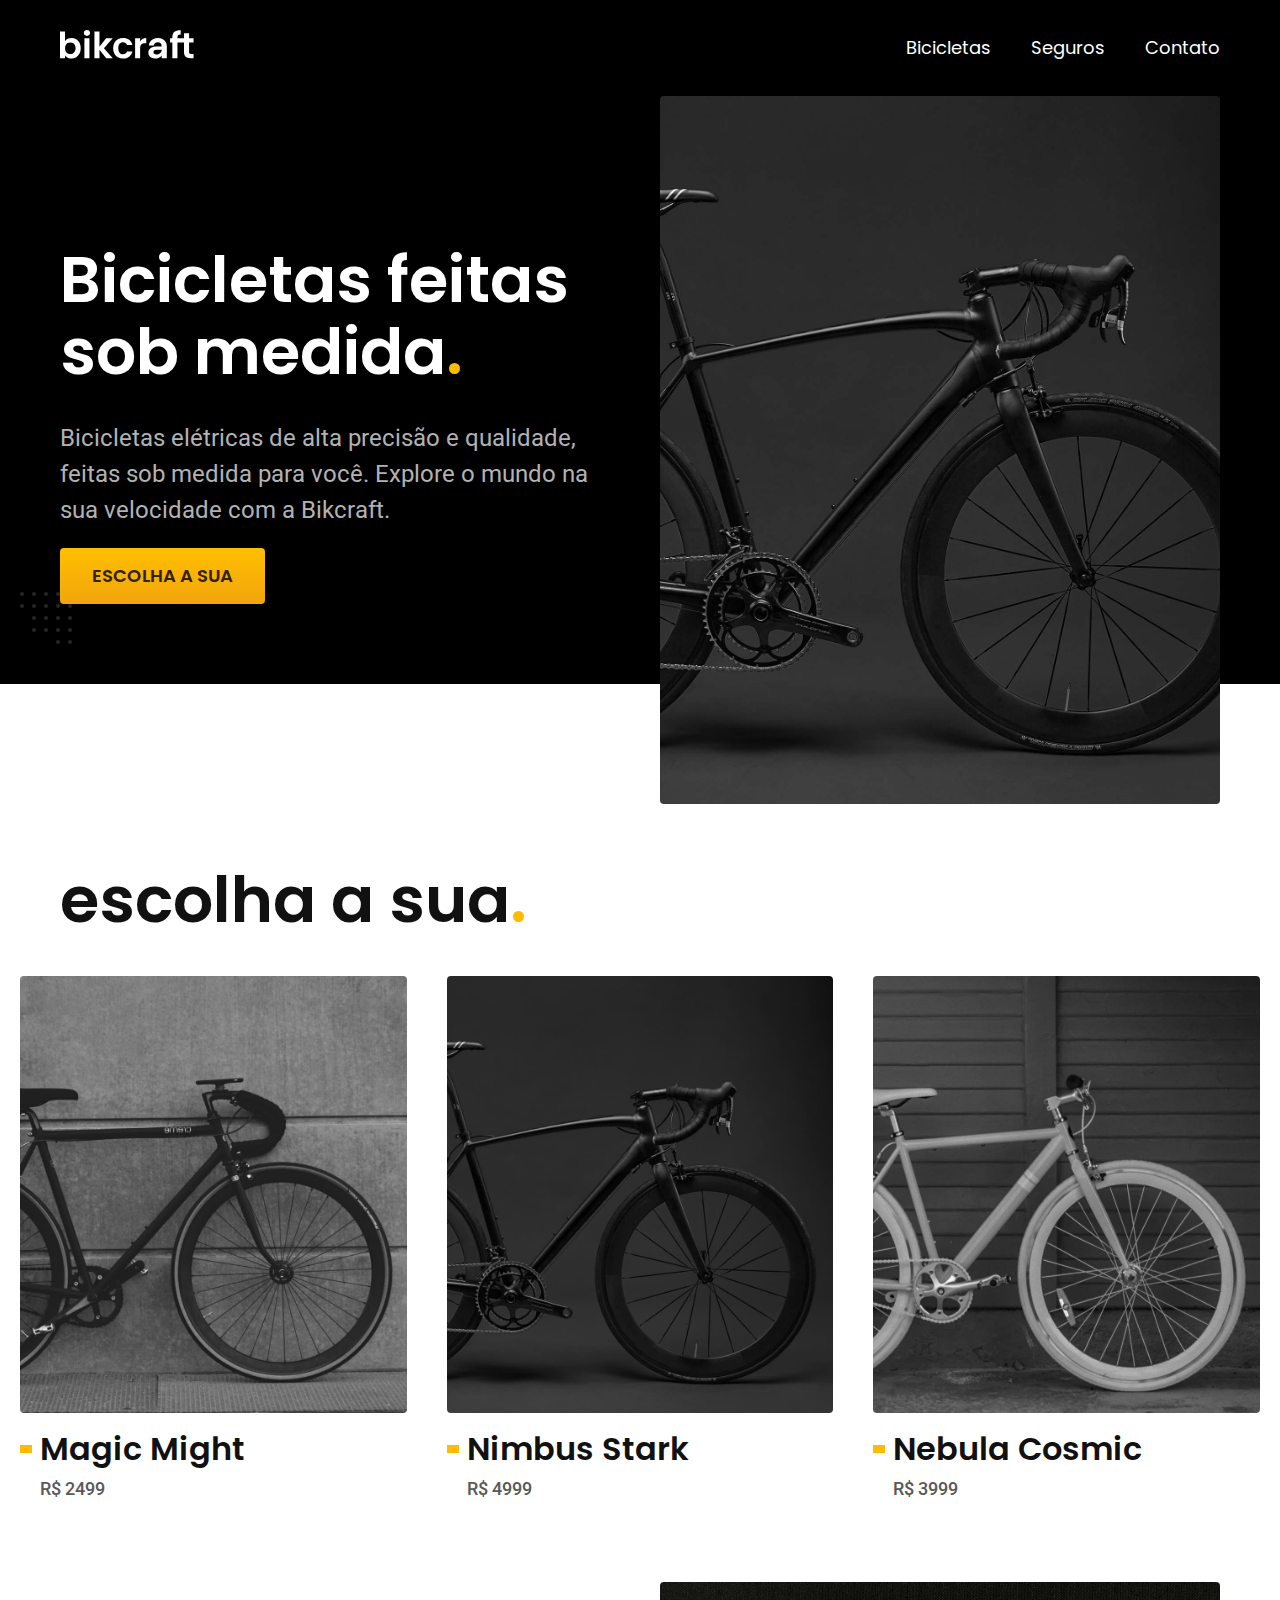
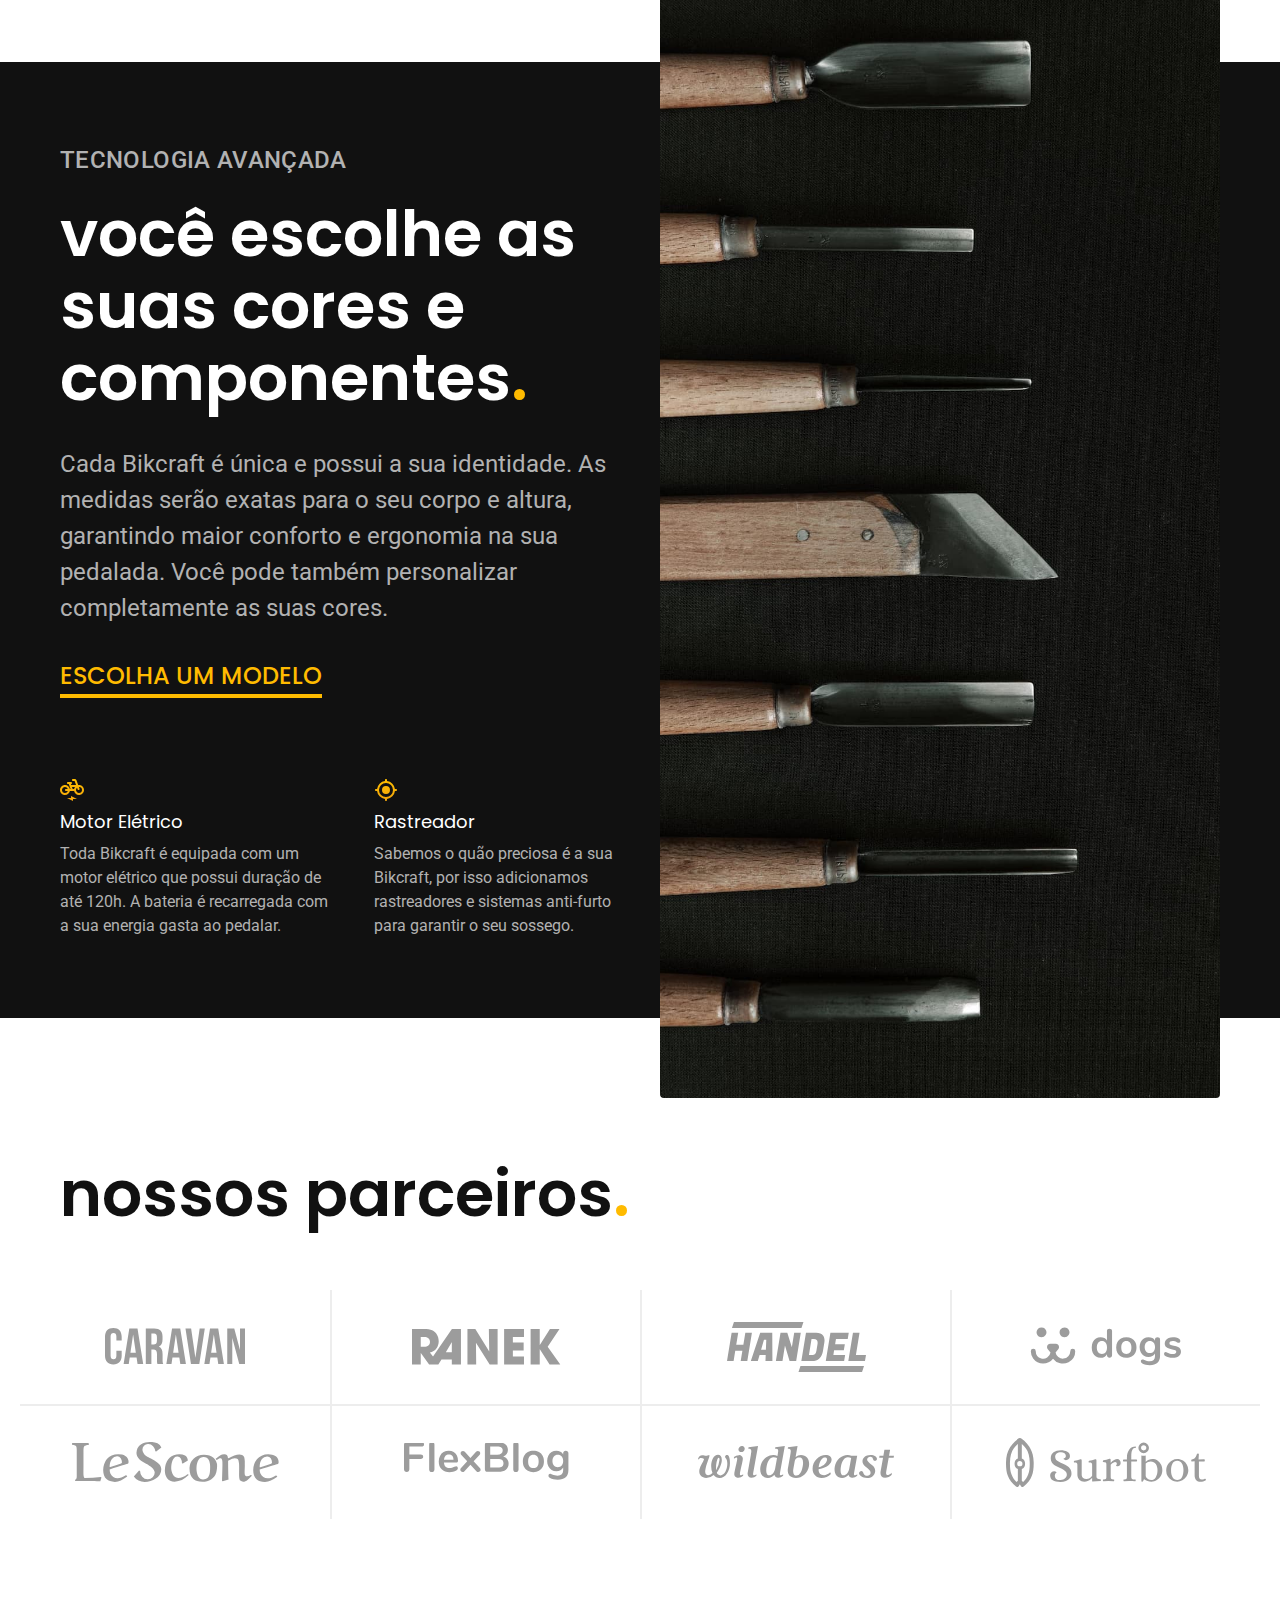
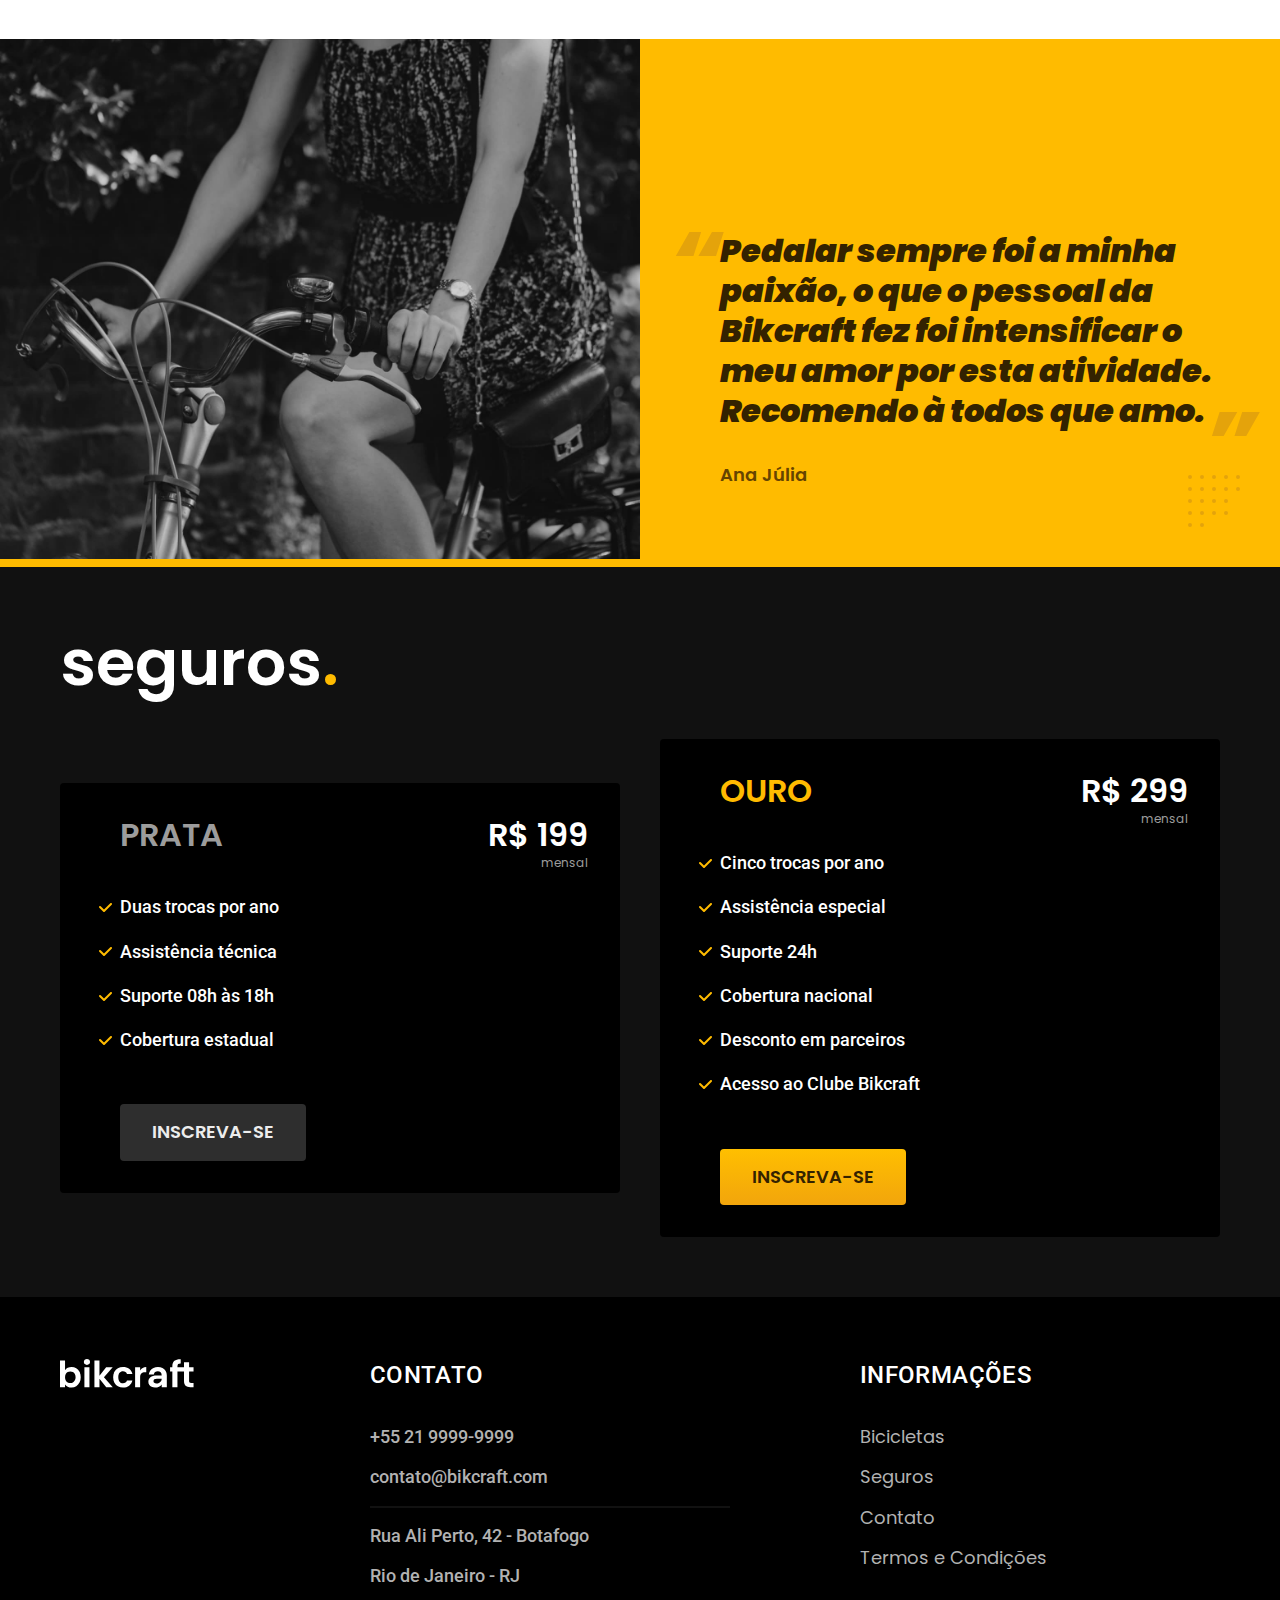
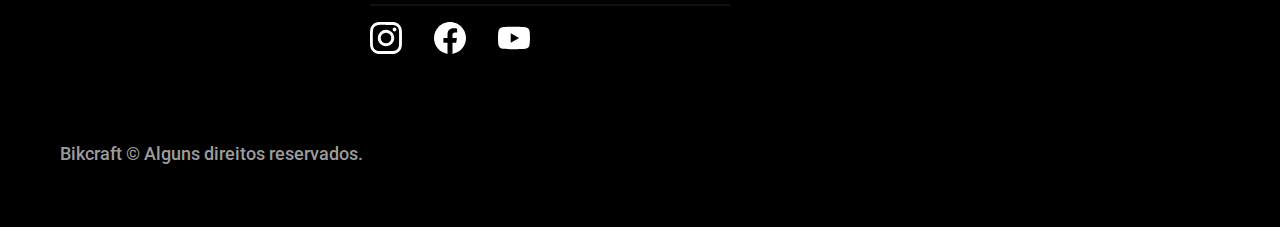
<file: index.html>
<!DOCTYPE html>
<html lang="pt-br">

<head>
  <meta charset="UTF-8">
  <meta name="viewport" content="width=device-width, initial-scale=1.0">

  <title>Bikcraft - Bicicletas Elétricas</title>
  <meta name="description" content="Bicicletas elétricas de alta precisão e qualidade, feitas sob medida para o cliente. Explore o mundo na sua velocidade com a Bikcraft.">

  <link rel="icon" href="./favicon.svg" type="image/svg+xml">
  <link rel="preload" href="./css/style.css" as="style">
  <link rel="stylesheet" href="./css/style.css">

  <script>document.documentElement.classList.add('js');</script>

  <link rel="preconnect" href="https://fonts.googleapis.com">
  <link rel="preconnect" href="https://fonts.gstatic.com" crossorigin>
  <link href="https://fonts.googleapis.com/css2?family=Merriweather:ital,wght@1,900&family=Poppins:wght@400;600&family=Roboto:wght@400;500&display=swap" rel="stylesheet">
</head>

<body>
  <header class="header-bg">
    <div class="header container">
      <a href="./">
        <img src="./img/bikcraft.svg" width="136" height="32" alt="Bikcraft">
      </a>

      <nav aria-label="primaria">
        <ul class="header-menu font-1-m cor-0">
          <li><a href="./bicicletas.html">Bicicletas</a></li>
          <li><a href="./seguros.html">Seguros</a></li>
          <li><a href="./contato.html">Contato</a></li>
        </ul>
      </nav>
    </div>
  </header>

  <main class="introducao-bg">
    <div class="introducao container">
      <div class="introducao-conteudo">
        <h1 class="font-1-xxl cor-0 fadeInDown" data-anime="200">Bicicletas feitas sob medida<span class="cor-p1">.</span></h1>
        <p class="font-2-l cor-5 fadeInDown" data-anime="400">Bicicletas elétricas de alta precisão e qualidade, feitas sob medida para você. Explore o mundo na sua velocidade com a Bikcraft.</p>
        <a class="botao fadeInDown" data-anime="600" href="./bicicletas.html">Escolha a sua</a>
      </div>
      <picture data-anime="800" class="fadeInDown">
        <source media="(max-width: 800px)" srcset="./img/bicicletas/nimbus.jpg">
        <img src="./img/fotos/introducao.jpg" width="1280" height="1600" alt="Bicicleta elétrica preta.">
      </picture>
    </div>
  </main>

  <article class="bicicletas-lista">
    <h2 class="container font-1-xxl">escolha a sua<span class="cor-p1">.</span></h2>

    <ul>
      <li>
        <a href="./bicicletas/magic.html">
          <img src="./img/bicicletas/magic-home.jpg" width="920" height="1040" alt="Bicicleta preta">
          <h3 class="font-1-xl">Magic Might</h3>
          <span class="font-2-m cor-8">R$ 2499</span>
        </a>
      </li>
      <li>
        <a href="./bicicletas/nimbus.html">
          <img src="./img/bicicletas/nimbus-home.jpg" width="920" height="1040" alt="Bicicleta preta">
          <h3 class="font-1-xl">Nimbus Stark</h3>
          <span class="font-2-m cor-8">R$ 4999</span>
        </a>
      </li>
      <li>
        <a href="./bicicletas/nebula.html">
          <img src="./img/bicicletas/nebula-home.jpg" width="920" height="1040" alt="Bicicleta preta">
          <h3 class="font-1-xl">Nebula Cosmic</h3>
          <span class="font-2-m cor-8">R$ 3999</span>
        </a>
      </li>
    </ul>
  </article>

  <article class="tecnologia-bg">
    <div class="tecnologia container">
      <div class="tecnologia-conteudo">
        <span class="font-2-l-b cor-5">Tecnologia Avançada</span>
        <h2 class="font-1-xxl cor-0">você escolhe as suas cores e componentes<span class="cor-p1">.</span></h2>
        <p class="font-2-l cor-5">Cada Bikcraft é única e possui a sua identidade. As medidas serão exatas para o seu corpo e altura, garantindo maior conforto e ergonomia na sua pedalada. Você pode também personalizar completamente as suas cores.</p>
        <a class="link" href="./bicicletas.html">Escolha um modelo</a>
        <div class="tecnologia-vantagens">
          <div>
            <img src="./img/icones/eletrica.svg" width="24" height="24" alt="">
            <h3 class="font-1-m cor-0">Motor Elétrico</h3>
            <p class="font-2-s cor-5">Toda Bikcraft é equipada com um motor elétrico que possui duração de até 120h. A bateria é recarregada com a sua energia gasta ao pedalar.</p>
          </div>
          <div>
            <img src="./img/icones/rastreador.svg" width="24" height="24" alt="">
            <h3 class="font-1-m cor-0">Rastreador</h3>
            <p class="font-2-s cor-5">Sabemos o quão preciosa é a sua Bikcraft, por isso adicionamos rastreadores e sistemas anti-furto para garantir o seu sossego.</p>
          </div>
        </div>
      </div>
      <div class="tecnologia-imagem">
        <img src="./img/fotos/tecnologia.jpg" width="1200" height="1920" alt="">
      </div>
    </div>
  </article>

  <section class="parceiros" aria-label="Nossos Parceiros">
    <h2 class="container font-1-xxl">nossos parceiros<span class="cor-p1">.</span></h2>

    <ul>
      <li><img src="./img/parceiros/caravan.svg" width="140" height="38" alt="caravan"></li>
      <li><img src="./img/parceiros/ranek.svg" width="149" height="36" alt="ranek"></li>
      <li><img src="./img/parceiros/handel.svg" width="139" height="50" alt="handel"></li>
      <li><img src="./img/parceiros/dogs.svg" width="152" height="39" alt="dogs"></li>
      <li><img src="./img/parceiros/lescone.svg" width="208" height="41" alt="lescone"></li>
      <li><img src="./img/parceiros/flexblog.svg" width="165" height="38" alt="flexblog"></li>
      <li><img src="./img/parceiros/wildbeast.svg" width="196" height="34" alt="wildbeast"></li>
      <li><img src="./img/parceiros/surfbot.svg" width="200" height="49" alt="surfbot"></li>
    </ul>
  </section>

  <section class="depoimento" aria-label="Depoimento">
    <div>
      <img src="./img/fotos/depoimento.jpg" width="1560" height="1360" alt="Pessoa pedalando uma bicicleta Bikcraft">
    </div>
    <div class="depoimento-conteudo">
      <blockquote class="font-1-xl cor-p5">
        <p>Pedalar sempre foi a minha paixão, o que o pessoal da Bikcraft fez foi intensificar o meu amor por esta atividade. Recomendo à todos que amo.</p>
      </blockquote>
      <span class="font-1-m-b cor-p4">Ana Júlia</span>
    </div>
  </section>

  <article class="seguros-bg">
    <div class="seguros container">
      <h2 class="font-1-xxl cor-0">seguros<span class="cor-p1">.</span></h2>
      <div class="seguros-item">
        <h3 class="font-1-xl cor-6">PRATA</h3>
        <span class="font-1-xl cor-0">R$ 199 <span class="font-1-xs cor-6">mensal</span></span>
        <ul class="font-2-m cor-0">
          <li>Duas trocas por ano</li>
          <li>Assistência técnica</li>
          <li>Suporte 08h às 18h</li>
          <li>Cobertura estadual</li>
        </ul>
        <a class="botao secundario" href="./orcamento.html">Inscreva-se</a>
      </div>

      <div class="seguros-item">
        <h3 class="font-1-xl cor-p1">OURO</h3>
        <span class="font-1-xl cor-0">R$ 299 <span class="font-1-xs cor-6">mensal</span></span>
        <ul class="font-2-m cor-0">
          <li>Cinco trocas por ano</li>
          <li>Assistência especial</li>
          <li>Suporte 24h</li>
          <li>Cobertura nacional</li>
          <li>Desconto em parceiros</li>
          <li>Acesso ao Clube Bikcraft</li>
        </ul>
        <a class="botao" href="./orcamento.html">Inscreva-se</a>
      </div>
    </div>
  </article>

  <footer class="footer-bg">
    <div class="footer container">
      <img src="./img/bikcraft.svg" width="136" height="32" alt="Bikcraft">
      <div class="footer-contato">
        <h3 class="font-2-l-b cor-0">Contato</h3>
        <ul class="font-2-m cor-5">
          <li><a href="tel:+552199999999">+55 21 9999-9999</a></li>
          <li><a href="mailto:contato@bikcraft.com">contato@bikcraft.com</a></li>
          <li>Rua Ali Perto, 42 - Botafogo</li>
          <li>Rio de Janeiro - RJ</li>
        </ul>
        <div class="footer-redes">
          <a href="./">
            <img src="./img/redes/instagram.svg" width="32" height="32" alt="Instagram">
          </a>
          <a href="./">
            <img src="./img/redes/facebook.svg" width="32" height="32" alt="Facebook">
          </a>
          <a href="./">
            <img src="./img/redes/youtube.svg" width="32" height="32" alt="Youtube">
          </a>
        </div>
      </div>
      <div class="footer-informacoes">
        <h3 class="font-2-l-b cor-0">Informações</h3>
        <nav>
          <ul class="font-1-m cor-5">
            <li><a href="./bicicletas.html">Bicicletas</a></li>
            <li><a href="./seguros.html">Seguros</a></li>
            <li><a href="./contato.html">Contato</a></li>
            <li><a href="./termos.html">Termos e Condições</a></li>
          </ul>
        </nav>
      </div>
      <p class="footer-copy font-2-m cor-6">Bikcraft © Alguns direitos reservados.</p>
    </div>
  </footer>

  <script src="./js/plugins/simple-anime.js"></script>
  <script src="./js/script.js"></script>
</body>

</html>
</file>
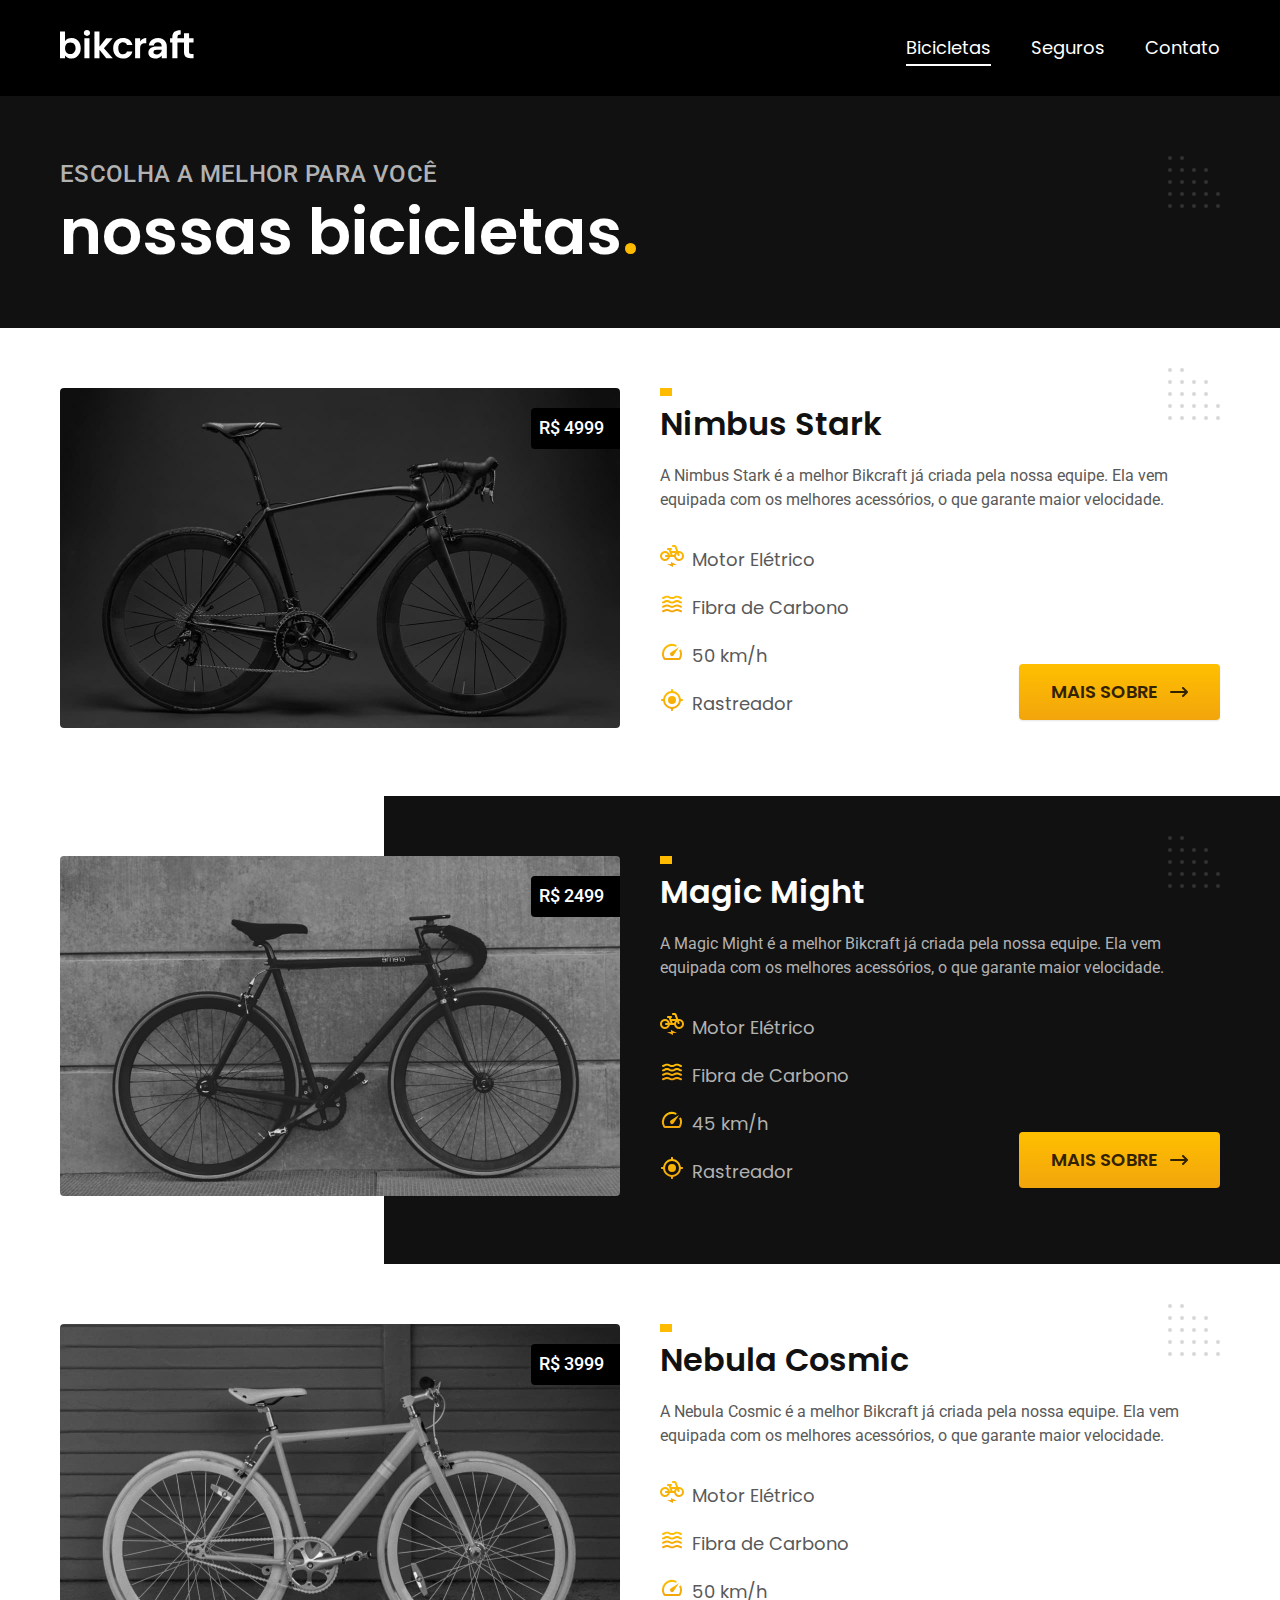
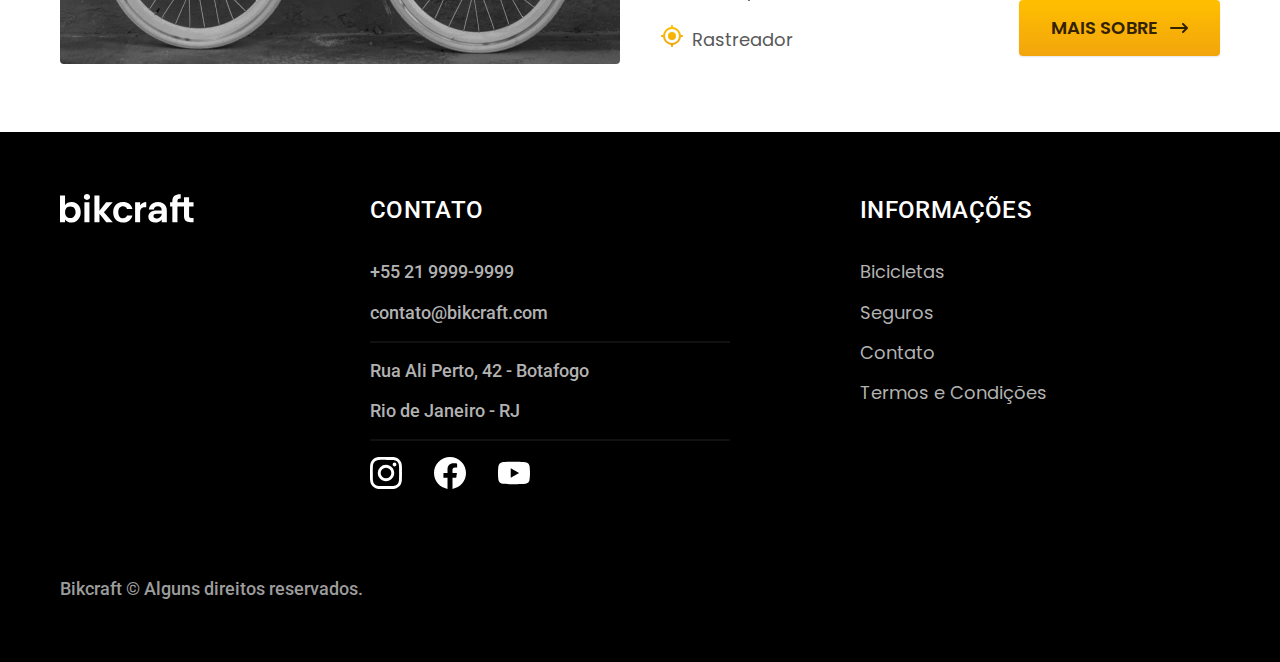
<file: bicicletas.html>
<!DOCTYPE html>
<html lang="pt-br">

<head>
  <meta charset="UTF-8">
  <meta name="viewport" content="width=device-width, initial-scale=1.0">

  <title>Bicicletas | Bikcraft</title>
  <meta name="description" content="Bicicletas">

  <link rel="icon" href="./favicon.svg" type="image/svg+xml">
  <link rel="preload" href="./css/style.css" as="style">
  <link rel="stylesheet" href="./css/style.css">
  <script>document.documentElement.classList.add('js');</script>

  <link rel="preconnect" href="https://fonts.googleapis.com">
  <link rel="preconnect" href="https://fonts.gstatic.com" crossorigin>
  <link href="https://fonts.googleapis.com/css2?family=Merriweather:ital,wght@1,900&family=Poppins:wght@400;600&family=Roboto:wght@400;500&display=swap" rel="stylesheet">
</head>

<body id="bicicletas">
  <header class="header-bg">
    <div class="header container">
      <a href="./">
        <img src="./img/bikcraft.svg" alt="Bikcraft">
      </a>

      <nav aria-label="primaria">
        <ul class="header-menu font-1-m cor-0">
          <li><a href="./bicicletas.html">Bicicletas</a></li>
          <li><a href="./seguros.html">Seguros</a></li>
          <li><a href="./contato.html">Contato</a></li>
        </ul>
      </nav>
    </div>
  </header>

  <main>
    <div class="titulo-bg">
      <div class="titulo container">
        <p class="font-2-l-b cor-5">Escolha a melhor para você</p>
        <h1 class="font-1-xxl cor-0">nossas bicicletas<span class="cor-p1">.</span></h1>
      </div>
    </div>

    <div class="bicicletas container">
      <div class="bicicletas-imagem">
        <img src="./img/bicicletas/nimbus.jpg" alt="Bicicleta preta">
        <span class="font-2-m cor-0">R$ 4999</span>
      </div>
      <div class="bicicletas-conteudo">
        <h2 class="font-1-xl">Nimbus Stark</h2>
        <p class="font-2-s cor-8">A Nimbus Stark é a melhor Bikcraft já criada pela nossa equipe. Ela vem equipada com os melhores acessórios, o que garante maior velocidade.</p>
        <ul class="font-1-m cor-8">
          <li>
            <img src="./img/icones/eletrica.svg" alt="">
            Motor Elétrico
          </li>
          <li>
            <img src="./img/icones/carbono.svg" alt="">
            Fibra de Carbono
          </li>
          <li>
            <img src="./img/icones/velocidade.svg" alt="">
            50 km/h
          </li>
          <li>
            <img src="./img/icones/rastreador.svg" alt="">
            Rastreador
          </li>
        </ul>
        <a class="botao seta" href="./bicicletas/nimbus.html">Mais Sobre</a>
      </div>
    </div>

    <div class="bicicletas-bg">
      <div class="bicicletas container">
        <div class="bicicletas-imagem">
          <img src="./img/bicicletas/magic.jpg" alt="Bicicleta preta">
          <span class="font-2-m cor-0">R$ 2499</span>
        </div>
        <div class="bicicletas-conteudo">
          <h2 class="font-1-xl cor-0">Magic Might</h2>
          <p class="font-2-s cor-5">A Magic Might é a melhor Bikcraft já criada pela nossa equipe. Ela vem equipada com os melhores acessórios, o que garante maior velocidade.</p>
          <ul class="font-1-m cor-5">
            <li>
              <img src="./img/icones/eletrica.svg" alt="">
              Motor Elétrico
            </li>
            <li>
              <img src="./img/icones/carbono.svg" alt="">
              Fibra de Carbono
            </li>
            <li>
              <img src="./img/icones/velocidade.svg" alt="">
              45 km/h
            </li>
            <li>
              <img src="./img/icones/rastreador.svg" alt="">
              Rastreador
            </li>
          </ul>
          <a class="botao seta" href="./bicicletas/magic.html">Mais Sobre</a>
        </div>
      </div>
    </div>

    <div class="bicicletas container">
      <div class="bicicletas-imagem">
        <img src="./img/bicicletas/nebula.jpg" alt="Bicicleta preta">
        <span class="font-2-m cor-0">R$ 3999</span>
      </div>
      <div class="bicicletas-conteudo">
        <h2 class="font-1-xl">Nebula Cosmic</h2>
        <p class="font-2-s cor-8">A Nebula Cosmic é a melhor Bikcraft já criada pela nossa equipe. Ela vem equipada com os melhores acessórios, o que garante maior velocidade.</p>
        <ul class="font-1-m cor-8">
          <li>
            <img src="./img/icones/eletrica.svg" alt="">
            Motor Elétrico
          </li>
          <li>
            <img src="./img/icones/carbono.svg" alt="">
            Fibra de Carbono
          </li>
          <li>
            <img src="./img/icones/velocidade.svg" alt="">
            50 km/h
          </li>
          <li>
            <img src="./img/icones/rastreador.svg" alt="">
            Rastreador
          </li>
        </ul>
        <a class="botao seta" href="./bicicletas/nebula.html">Mais Sobre</a>
      </div>
    </div>

  </main>

  <footer class="footer-bg">
    <div class="footer container">
      <img src="./img/bikcraft.svg" alt="Bikcraft">
      <div class="footer-contato">
        <h3 class="font-2-l-b cor-0">Contato</h3>
        <ul class="font-2-m cor-5">
          <li><a href="tel:+552199999999">+55 21 9999-9999</a></li>
          <li><a href="mailto:contato@bikcraft.com">contato@bikcraft.com</a></li>
          <li>Rua Ali Perto, 42 - Botafogo</li>
          <li>Rio de Janeiro - RJ</li>
        </ul>
        <div class="footer-redes">
          <a href="./">
            <img src="./img/redes/instagram.svg" alt="Instagram">
          </a>
          <a href="./">
            <img src="./img/redes/facebook.svg" alt="Facebook">
          </a>
          <a href="./">
            <img src="./img/redes/youtube.svg" alt="Youtube">
          </a>
        </div>
      </div>
      <div class="footer-informacoes">
        <h3 class="font-2-l-b cor-0">Informações</h3>
        <nav>
          <ul class="font-1-m cor-5">
            <li><a href="./bicicletas.html">Bicicletas</a></li>
            <li><a href="./seguros.html">Seguros</a></li>
            <li><a href="./contato.html">Contato</a></li>
            <li><a href="./termos.html">Termos e Condições</a></li>
          </ul>
        </nav>
      </div>
      <p class="footer-copy font-2-m cor-6">Bikcraft © Alguns direitos reservados.</p>
    </div>
  </footer>

  <script src="./js/script.js"></script>
</body>

</html>
</file>
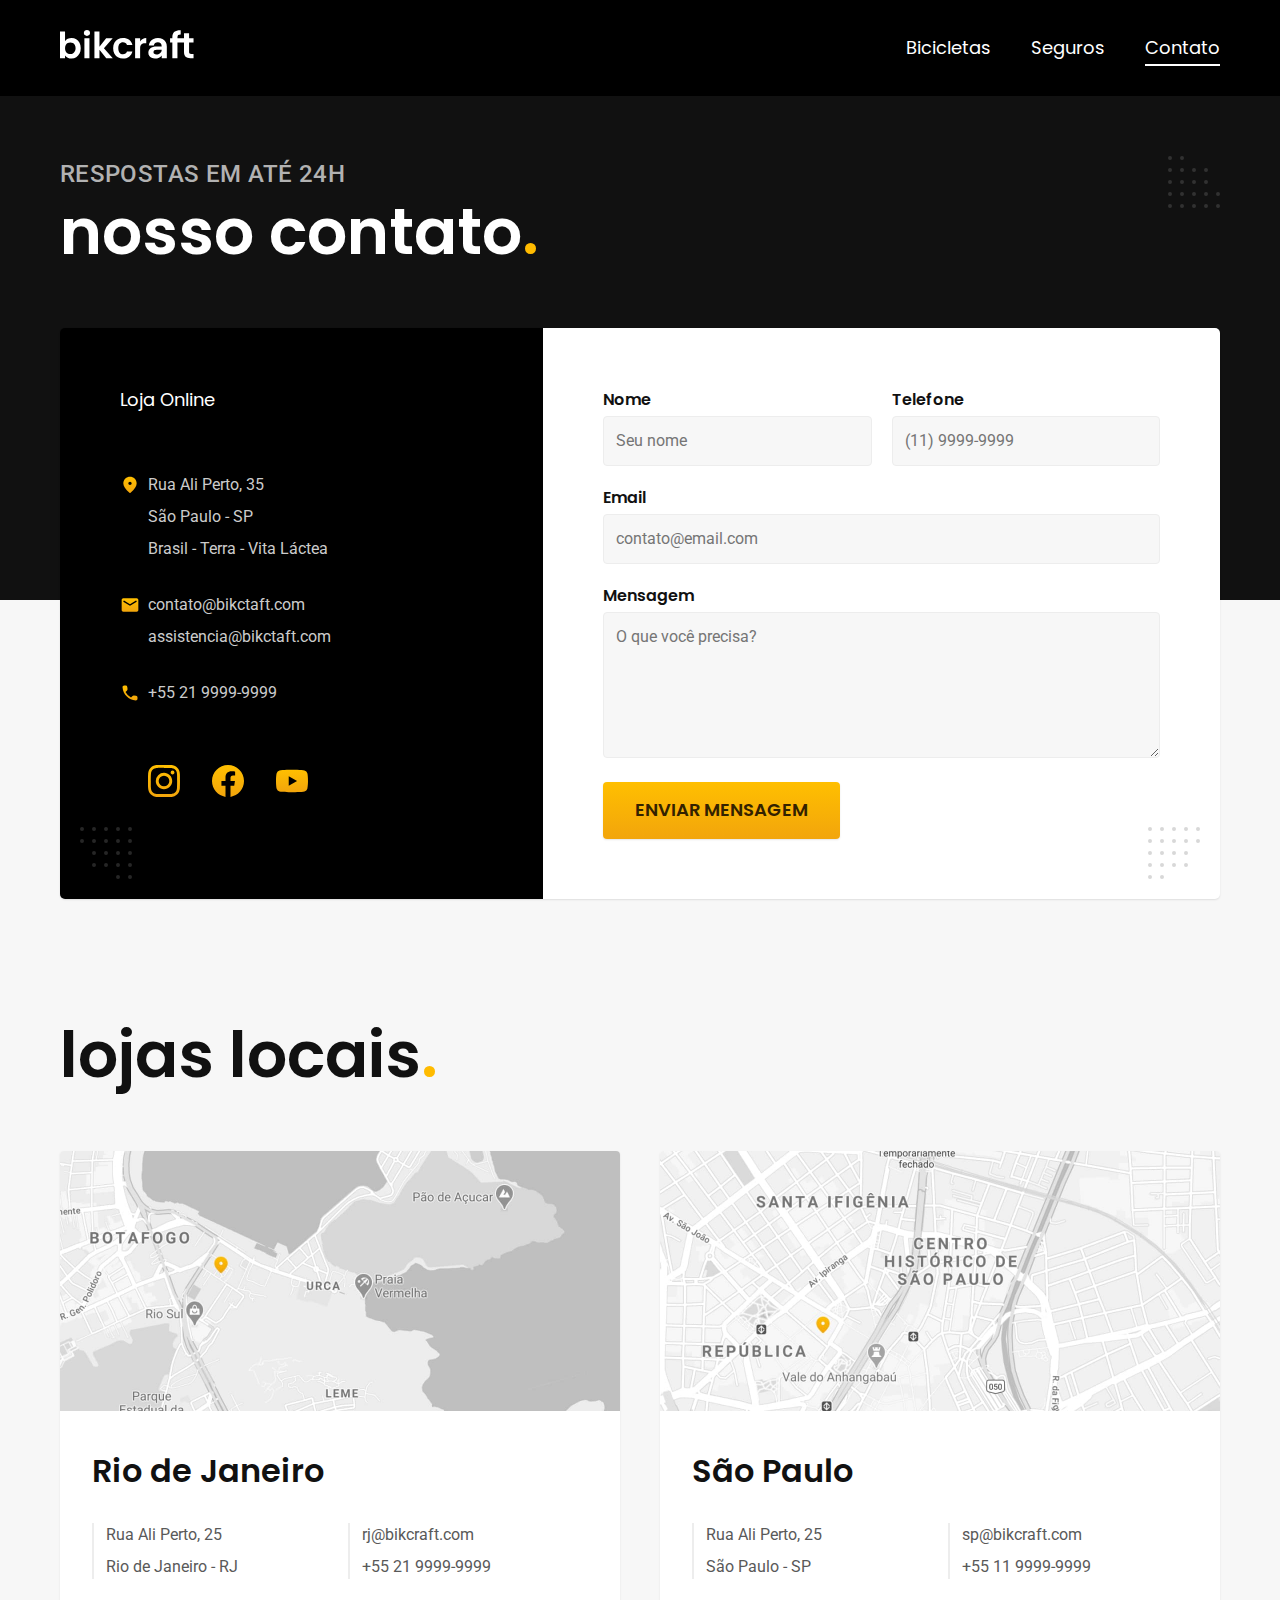
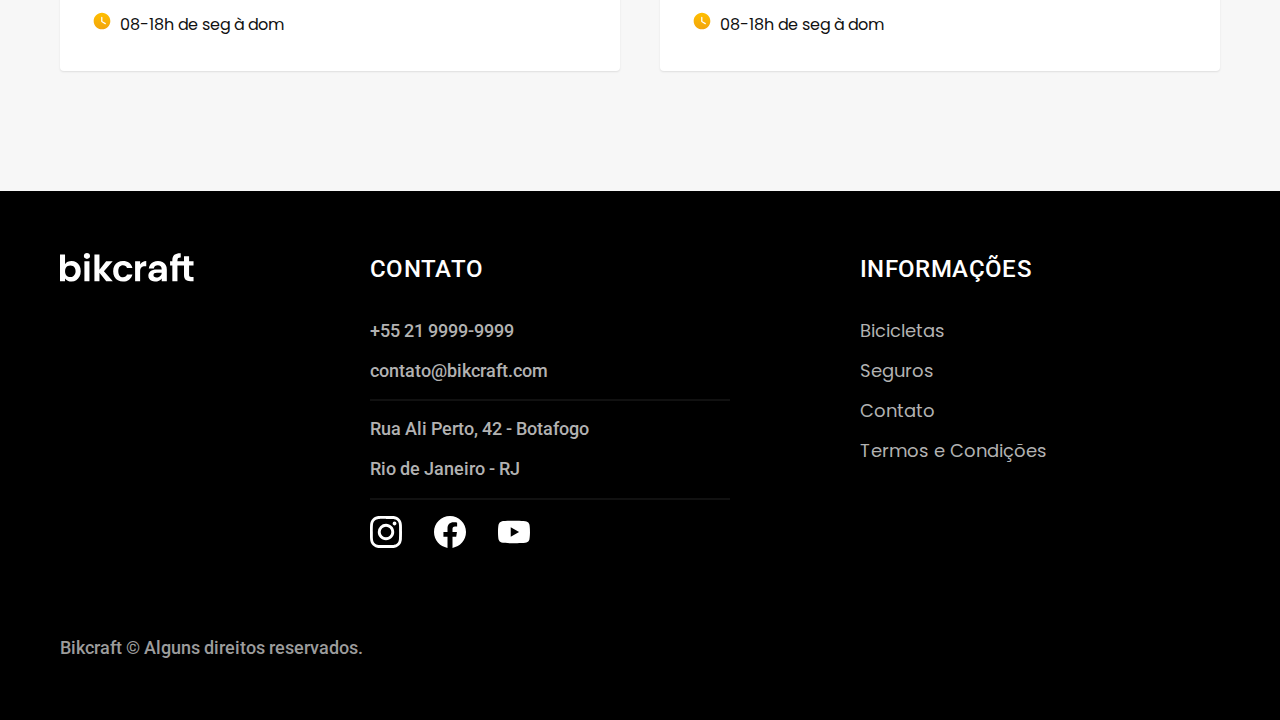
<file: contato.html>
<!DOCTYPE html>
<html lang="pt-br">

<head>
  <meta charset="UTF-8">
  <meta name="viewport" content="width=device-width, initial-scale=1.0">

  <title>Contato | Bikcraft</title>
  <meta name="description" content="Contato">

  <link rel="icon" href="./favicon.svg" type="image/svg+xml">
  <link rel="preload" href="./css/style.css" as="style">
  <link rel="stylesheet" href="./css/style.css">
  <script>document.documentElement.classList.add('js');</script>

  <link rel="preconnect" href="https://fonts.googleapis.com">
  <link rel="preconnect" href="https://fonts.gstatic.com" crossorigin>
  <link href="https://fonts.googleapis.com/css2?family=Merriweather:ital,wght@1,900&family=Poppins:wght@400;600&family=Roboto:wght@400;500&display=swap" rel="stylesheet">
</head>

<body id="contato">
  <header class="header-bg">
    <div class="header container">
      <a href="./">
        <img src="./img/bikcraft.svg" alt="Bikcraft">
      </a>

      <nav aria-label="primaria">
        <ul class="header-menu font-1-m cor-0">
          <li><a href="./bicicletas.html">Bicicletas</a></li>
          <li><a href="./seguros.html">Seguros</a></li>
          <li><a href="./contato.html">Contato</a></li>
        </ul>
      </nav>
    </div>
  </header>

  <main>
    <div class="titulo-bg">
      <div class="titulo container">
        <p class="font-2-l-b cor-5">Respostas em até 24h</p>
        <h1 class="font-1-xxl cor-0">nosso contato<span class="cor-p1">.</span></h1>
      </div>
    </div>

    <div class="contato container">
      <section class="contato-dados" aria-label="Endereço">
        <h2 class="font-1-m cor-0">Loja Online</h2>
        <div class="contato-endereco font-2-s cor-4">
          <p>Rua Ali Perto, 35</p>
          <p>São Paulo - SP</p>
          <p>Brasil - Terra - Vita Láctea</p>
        </div>
        <address class="contato-meios font-2-s cor-4">
          <a href="mailto:contato@bikctaft.com">contato@bikctaft.com</a>
          <a href="mailto:assistencia@bikctaft.com">assistencia@bikctaft.com</a>
          <a href="tel:+552199999999">+55 21 9999-9999</a>
        </address>
        <div class="contato-redes">
          <a href="./">
            <img src="./img/redes/instagram-p.svg" alt="Instagram">
          </a>
          <a href="./">
            <img src="./img/redes/facebook-p.svg" alt="Facebook">
          </a>
          <a href="./">
            <img src="./img/redes/youtube-p.svg" alt="Youtube">
          </a>
        </div>
      </section>
      <section class="contato-formulario" aria-label="Formulário">
        <form class="form" action="./contato.html">
          <div>
            <label for="nome">Nome</label>
            <input type="text" id="nome" name="nome" placeholder="Seu nome">
          </div>
          <div>
            <label for="telefone">Telefone</label>
            <input type="text" id="telefone" name="telefone" placeholder="(11) 9999-9999">
          </div>
          <div class="col-2">
            <label for="email">Email</label>
            <input type="email" id="email" name="email" placeholder="contato@email.com">
          </div>
          <div class="col-2">
            <label for="mensagem">Mensagem</label>
            <textarea rows="5" id="mensagem" name="mensagem" placeholder="O que você precisa?"></textarea>
          </div>
          <button class="botao col-2">Enviar Mensagem</button>
        </form>
      </section>
    </div>
  </main>

  <article class="lojas container">
    <h2 class="font-1-xxl">lojas locais<span class="cor-p1">.</span></h2>
    <div class="lojas-item">
      <img src="./img/lojas/rj.jpg" alt="mapa marcando o endereço em Rua Ali Perto, 25 - Rio de Janeiro - RJ">
      <div class="lojas-conteudo">
        <h3 class="font-1-xl">Rio de Janeiro</h3>
        <div class="lojas-dados font-2-s cor-8">
          <p>Rua Ali Perto, 25</p>
          <p>Rio de Janeiro - RJ</p>
        </div>
        <div class="lojas-dados font-2-s cor-8">
          <a href="mailto:rj@bikcraft.com">rj@bikcraft.com</a>
          <a href="tel:+552199999999">+55 21 9999-9999</a>
        </div>
        <p class="lojas-tempo font-1-s"><img src="./img/icones/horario.svg" alt="">08-18h de seg à dom</p>
      </div>
    </div>

    <div class="lojas-item">
      <img src="./img/lojas/sp.jpg" alt="mapa marcando o endereço em Rua Ali Perto, 25 - São Paulo - SP">
      <div class="lojas-conteudo">
        <h3 class="font-1-xl">São Paulo</h3>
        <div class="lojas-dados font-2-s cor-8">
          <p>Rua Ali Perto, 25</p>
          <p>São Paulo - SP</p>
        </div>
        <div class="lojas-dados font-2-s cor-8">
          <a href="mailto:sp@bikcraft.com">sp@bikcraft.com</a>
          <a href="tel:+551199999999">+55 11 9999-9999</a>
        </div>
        <p class="lojas-tempo font-1-s"><img src="./img/icones/horario.svg" alt="">08-18h de seg à dom</p>
      </div>
    </div>
  </article>

  <footer class="footer-bg">
    <div class="footer container">
      <img src="./img/bikcraft.svg" alt="Bikcraft">
      <div class="footer-contato">
        <h3 class="font-2-l-b cor-0">Contato</h3>
        <ul class="font-2-m cor-5">
          <li><a href="tel:+552199999999">+55 21 9999-9999</a></li>
          <li><a href="mailto:contato@bikcraft.com">contato@bikcraft.com</a></li>
          <li>Rua Ali Perto, 42 - Botafogo</li>
          <li>Rio de Janeiro - RJ</li>
        </ul>
        <div class="footer-redes">
          <a href="./">
            <img src="./img/redes/instagram.svg" alt="Instagram">
          </a>
          <a href="./">
            <img src="./img/redes/facebook.svg" alt="Facebook">
          </a>
          <a href="./">
            <img src="./img/redes/youtube.svg" alt="Youtube">
          </a>
        </div>
      </div>
      <div class="footer-informacoes">
        <h3 class="font-2-l-b cor-0">Informações</h3>
        <nav>
          <ul class="font-1-m cor-5">
            <li><a href="./bicicletas.html">Bicicletas</a></li>
            <li><a href="./seguros.html">Seguros</a></li>
            <li><a href="./contato.html">Contato</a></li>
            <li><a href="./termos.html">Termos e Condições</a></li>
          </ul>
        </nav>
      </div>
      <p class="footer-copy font-2-m cor-6">Bikcraft © Alguns direitos reservados.</p>
    </div>
  </footer>

  <script src="./js/script.js"></script>
</body>

</html>
</file>
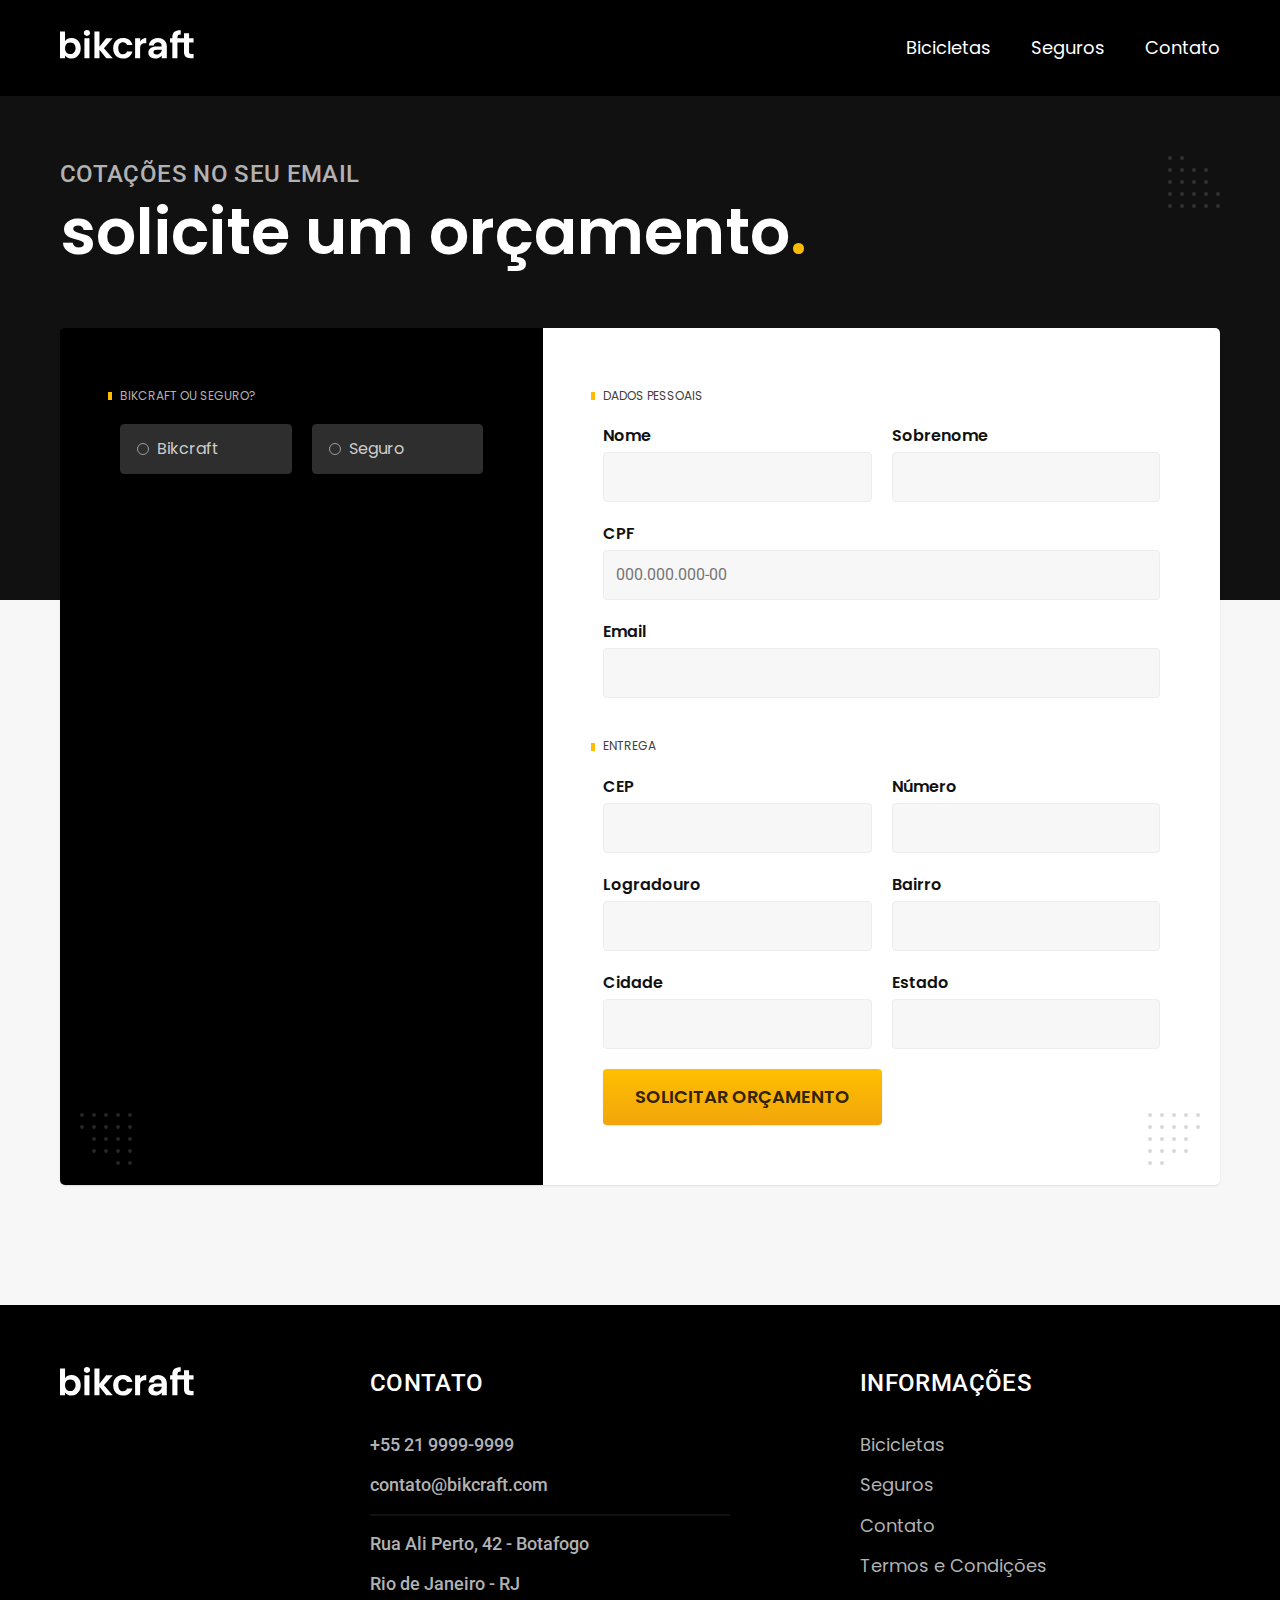
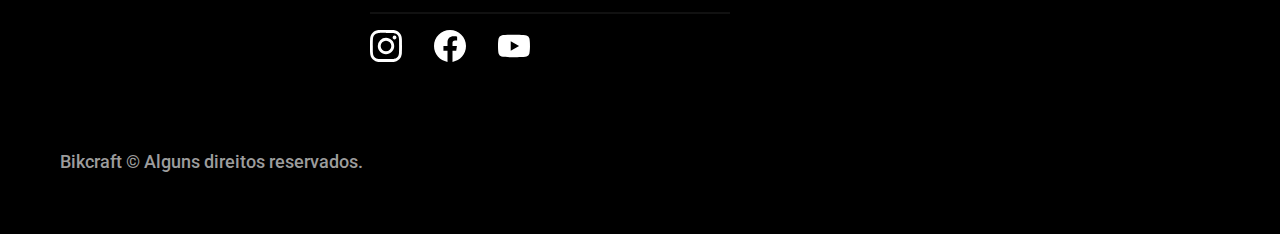
<file: orcamento.html>
<!DOCTYPE html>
<html lang="pt-br">

<head>
  <meta charset="UTF-8">
  <meta name="viewport" content="width=device-width, initial-scale=1.0">

  <title>Orçamento | Bikcraft</title>
  <meta name="description" content="Orçamento.">

  <link rel="icon" href="./favicon.svg" type="image/svg+xml">
  <link rel="preload" href="./css/style.css" as="style">
  <link rel="stylesheet" href="./css/style.css">
  <script>document.documentElement.classList.add('js');</script>

  <link rel="preconnect" href="https://fonts.googleapis.com">
  <link rel="preconnect" href="https://fonts.gstatic.com" crossorigin>
  <link href="https://fonts.googleapis.com/css2?family=Merriweather:ital,wght@1,900&family=Poppins:wght@400;600&family=Roboto:wght@400;500&display=swap" rel="stylesheet">
</head>

<body id="orcamento">
  <header class="header-bg">
    <div class="header container">
      <a href="./">
        <img src="./img/bikcraft.svg" alt="Bikcraft">
      </a>

      <nav aria-label="primaria">
        <ul class="header-menu font-1-m cor-0">
          <li><a href="./bicicletas.html">Bicicletas</a></li>
          <li><a href="./seguros.html">Seguros</a></li>
          <li><a href="./contato.html">Contato</a></li>
        </ul>
      </nav>
    </div>
  </header>

  <main>
    <div class="titulo-bg">
      <div class="titulo container">
        <p class="font-2-l-b cor-5">Cotações no seu email</p>
        <h1 class="font-1-xxl cor-0">solicite um orçamento<span class="cor-p1">.</span></h1>
      </div>
    </div>

    <form class="orcamento container" action="./orcamento.html">
      <div class="orcamento-produto">
        <h2 class="font-1-xs cor-5">Bikcraft ou Seguro?</h2>

        <input type="radio" name="tipo" value="bikcraft" id="bikcraft">
        <label for="bikcraft">Bikcraft</label>

        <input type="radio" name="tipo" value="seguro" id="seguro">
        <label for="seguro">Seguro</label>

        <div class="orcamento-conteudo" id="orcamento-bikcraft">
          <h2 class="font-1-xs cor-5">Escolha a sua</h2>

          <input type="radio" name="produto" value="nimbus" id="nimbus">
          <label for="nimbus">Nimbus Stark <span>R$ 4999</span></label>
          <div class="orcamento-detalhes">
            <ul class="font-1-xs cor-8">
              <li><img src="./img/icones/eletrica.svg" alt=""> Motor Elétrico</li>
              <li><img src="./img/icones/carbono.svg" alt=""> Fibra de Carbono</li>
              <li><img src="./img/icones/velocidade.svg" alt=""> 50 km/h</li>
              <li><img src="./img/icones/rastreador.svg" alt=""> Rastreador</li>
            </ul>
            <img src="./img/bicicletas/nimbus.jpg" alt="Bicicleta preta">
          </div>

          <input type="radio" name="produto" value="magic" id="magic">
          <label for="magic">Magic Might <span>R$ 2499</span></label>
          <div class="orcamento-detalhes">
            <ul class="font-1-xs cor-8">
              <li><img src="./img/icones/eletrica.svg" alt=""> Motor Elétrico</li>
              <li><img src="./img/icones/carbono.svg" alt=""> Fibra de Carbono</li>
              <li><img src="./img/icones/velocidade.svg" alt=""> 45 km/h</li>
              <li><img src="./img/icones/rastreador.svg" alt=""> Rastreador</li>
            </ul>
            <img src="./img/bicicletas/magic.jpg" alt="Bicicleta preta">
          </div>

          <input type="radio" name="produto" value="nebula" id="nebula">
          <label for="nebula">Nebula Cosmic <span>R$ 3999</span></label>
          <div class="orcamento-detalhes">
            <ul class="font-1-xs cor-8">
              <li><img src="./img/icones/eletrica.svg" alt=""> Motor Elétrico</li>
              <li><img src="./img/icones/carbono.svg" alt=""> Fibra de Carbono</li>
              <li><img src="./img/icones/velocidade.svg" alt=""> 40 km/h</li>
              <li><img src="./img/icones/rastreador.svg" alt=""> Rastreador</li>
            </ul>
            <img src="./img/bicicletas/nebula.jpg" alt="Bicicleta branca">
          </div>

        </div>

        <div class="orcamento-conteudo" id="orcamento-seguro">
          <h2 class="font-1-xs cor-5">Escolha o plano</h2>

          <input type="radio" name="produto" value="prata" id="prata">
          <label for="prata">Prata <span>R$ 199</span></label>

          <input type="radio" name="produto" value="ouro" id="ouro">
          <label for="ouro">Ouro <span>R$ 299</span></label>
        </div>
      </div>
      <div class="orcamento-dados form">
        <h2 class="font-1-xs cor-9 col-2">dados pessoais</h2>
        <div>
          <label for="nome">Nome</label>
          <input type="text" id="nome" name="nome">
        </div>
        <div>
          <label for="sobrenome">Sobrenome</label>
          <input type="text" id="sobrenome" name="sobrenome">
        </div>
        <div class="col-2">
          <label for="cpf">CPF</label>
          <input type="text" id="cpf" name="cpf" placeholder="000.000.000-00">
        </div>
        <div class="col-2">
          <label for="email">Email</label>
          <input type="email" id="email" name="email">
        </div>
        <h2 class="font-1-xs cor-9 col-2">entrega</h2>
        <div>
          <label for="cep">CEP</label>
          <input type="text" id="cep" name="cep">
        </div>
        <div>
          <label for="numero">Número</label>
          <input type="text" id="numero" name="numero">
        </div>
        <div>
          <label for="logradouro">Logradouro</label>
          <input type="text" id="logradouro" name="logradouro">
        </div>
        <div>
          <label for="bairro">Bairro</label>
          <input type="text" id="bairro" name="bairro">
        </div>
        <div>
          <label for="cidade">Cidade</label>
          <input type="text" id="cidade" name="cidade">
        </div>
        <div>
          <label for="estado">Estado</label>
          <input type="text" id="estado" name="estado">
        </div>
        <button class="botao col-2">Solicitar Orçamento</button>
      </div>
    </form>
  </main>

  <footer class="footer-bg">
    <div class="footer container">
      <img src="./img/bikcraft.svg" alt="Bikcraft">
      <div class="footer-contato">
        <h3 class="font-2-l-b cor-0">Contato</h3>
        <ul class="font-2-m cor-5">
          <li><a href="tel:+552199999999">+55 21 9999-9999</a></li>
          <li><a href="mailto:contato@bikcraft.com">contato@bikcraft.com</a></li>
          <li>Rua Ali Perto, 42 - Botafogo</li>
          <li>Rio de Janeiro - RJ</li>
        </ul>
        <div class="footer-redes">
          <a href="./">
            <img src="./img/redes/instagram.svg" alt="Instagram">
          </a>
          <a href="./">
            <img src="./img/redes/facebook.svg" alt="Facebook">
          </a>
          <a href="./">
            <img src="./img/redes/youtube.svg" alt="Youtube">
          </a>
        </div>
      </div>
      <div class="footer-informacoes">
        <h3 class="font-2-l-b cor-0">Informações</h3>
        <nav>
          <ul class="font-1-m cor-5">
            <li><a href="./bicicletas.html">Bicicletas</a></li>
            <li><a href="./seguros.html">Seguros</a></li>
            <li><a href="./contato.html">Contato</a></li>
            <li><a href="./termos.html">Termos e Condições</a></li>
          </ul>
        </nav>
      </div>
      <p class="footer-copy font-2-m cor-6">Bikcraft © Alguns direitos reservados.</p>
    </div>
  </footer>

  <script src="./js/script.js"></script>
</body>

</html>
</file>
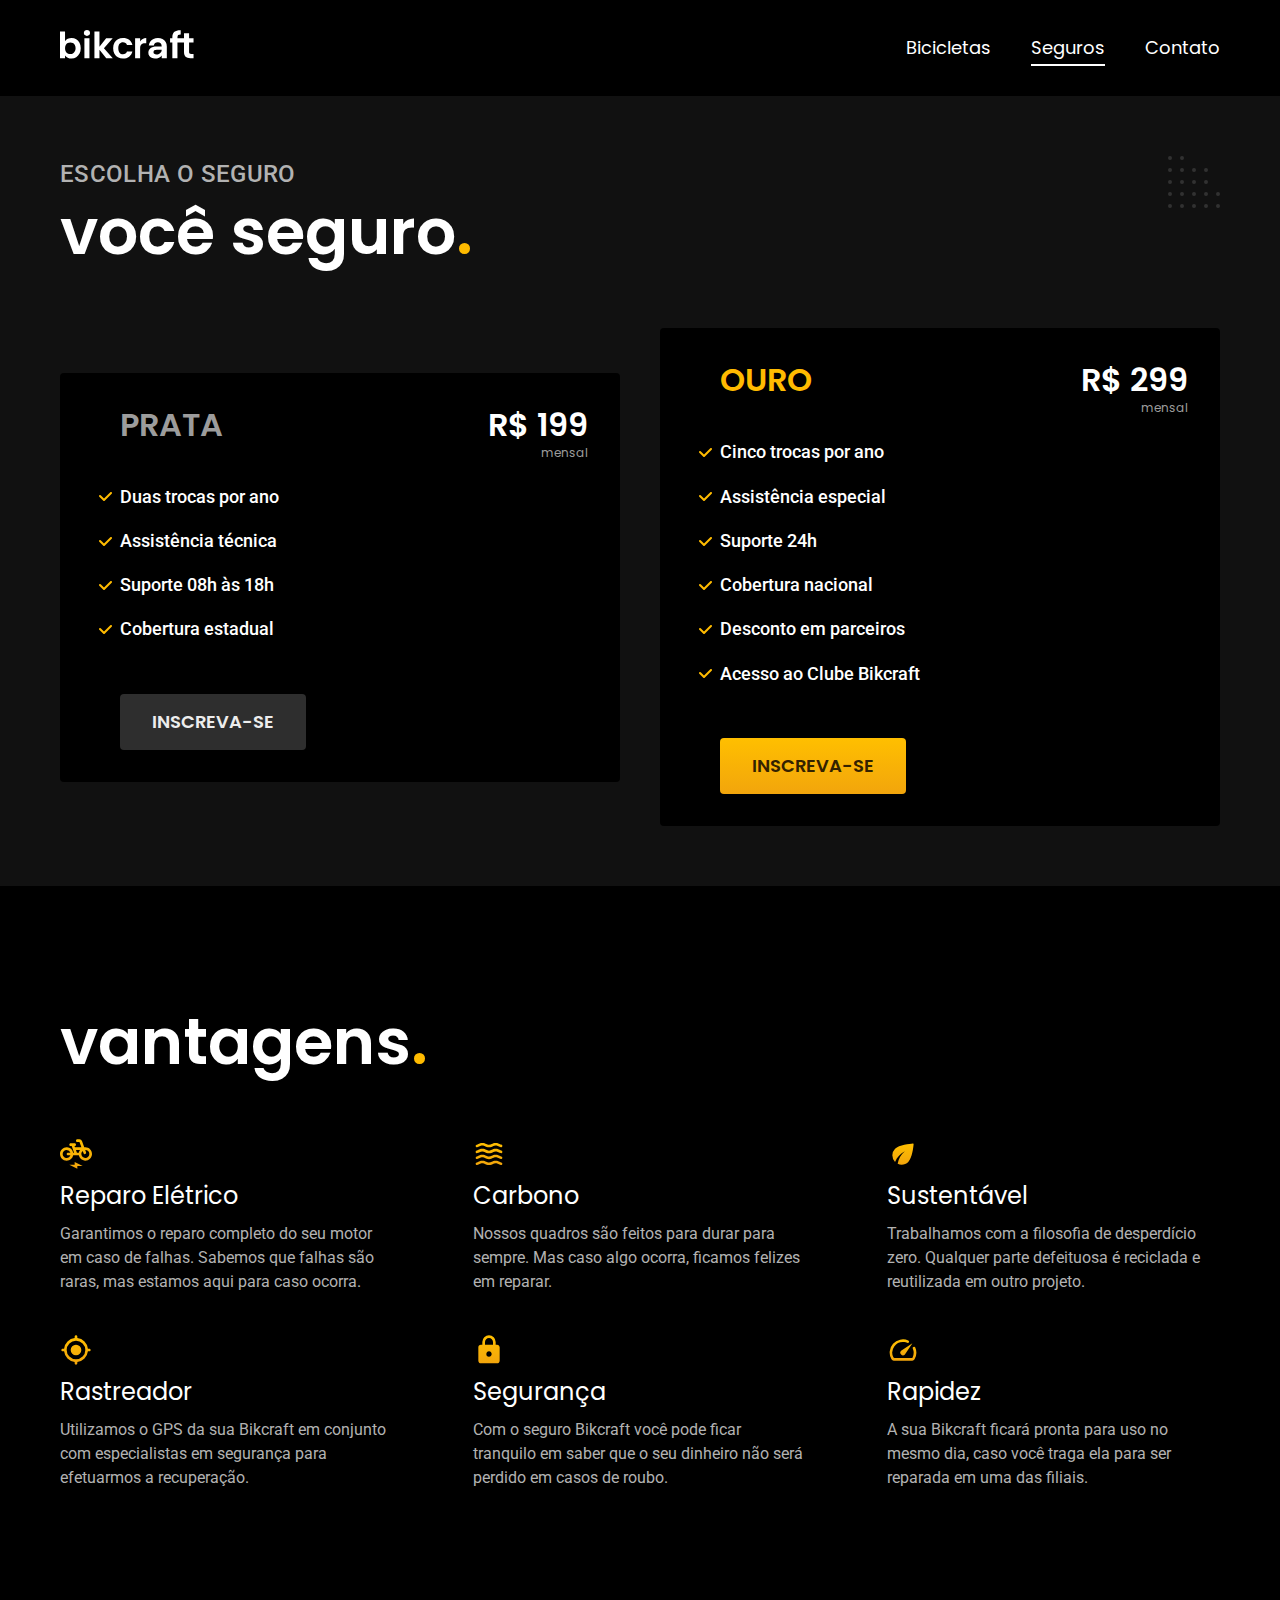
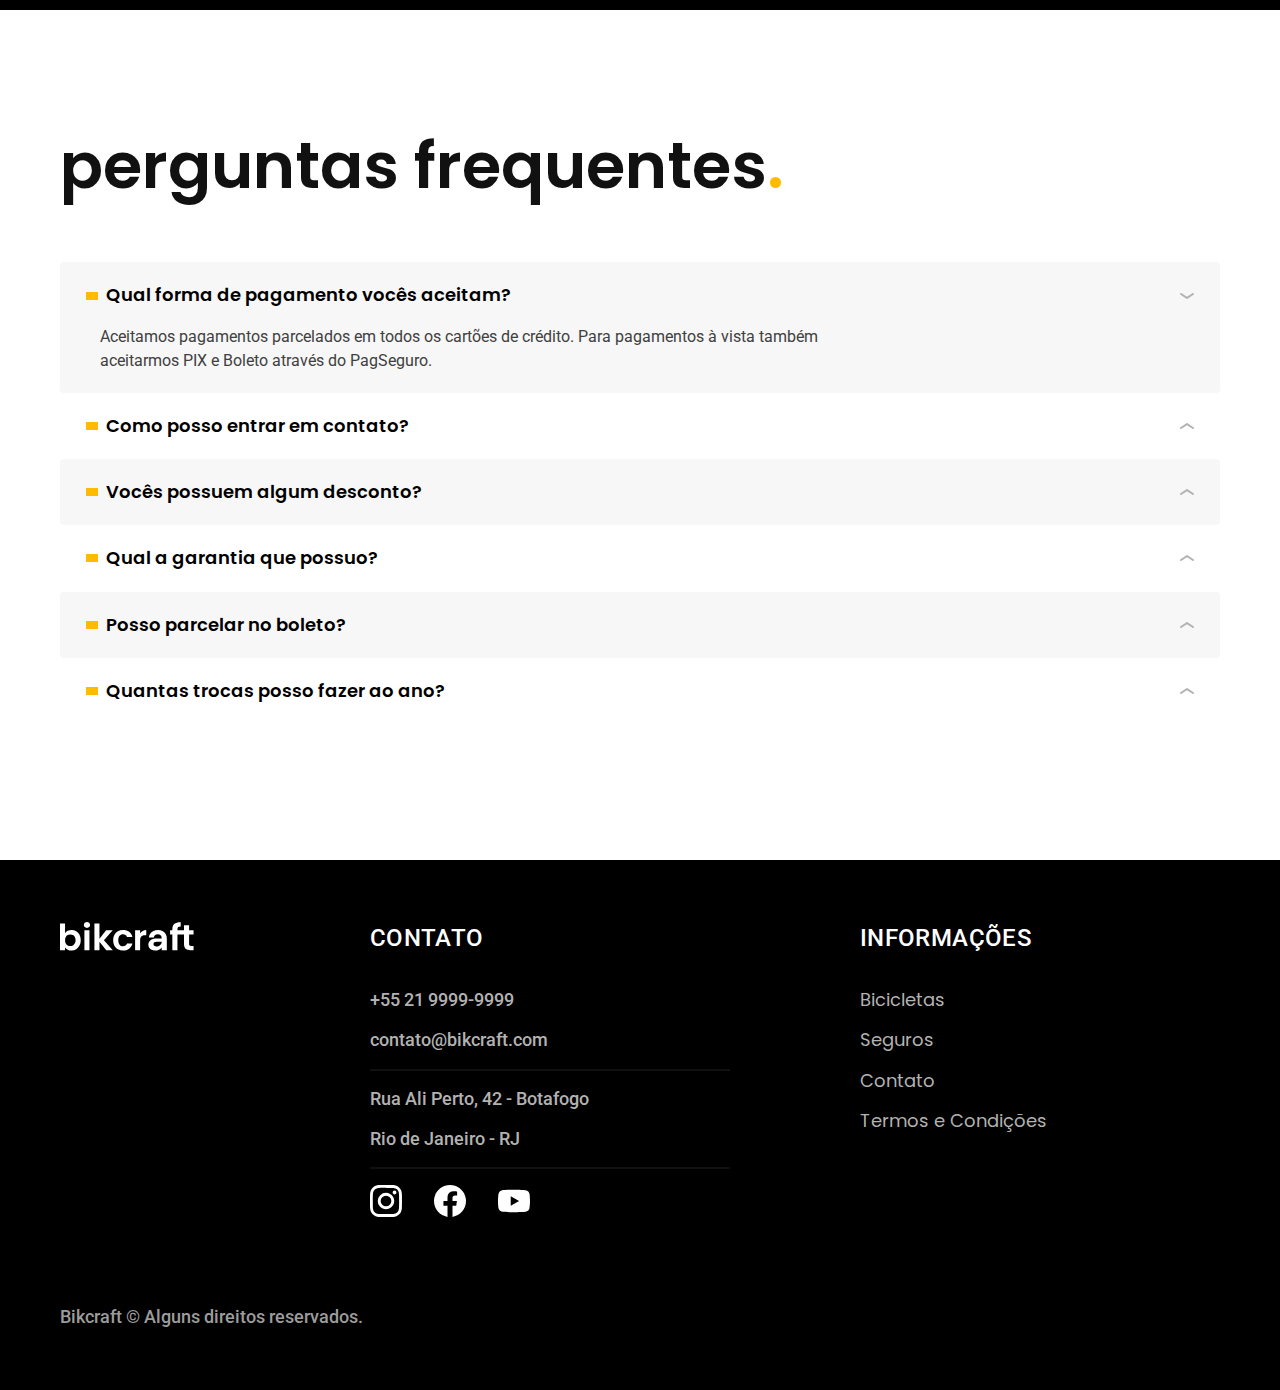
<file: seguros.html>
<!DOCTYPE html>
<html lang="pt-br">

<head>
  <meta charset="UTF-8">
  <meta name="viewport" content="width=device-width, initial-scale=1.0">

  <title>Seguros | Bikcraft</title>
  <meta name="description" content="Seguros">

  <link rel="icon" href="./favicon.svg" type="image/svg+xml">
  <link rel="preload" href="./css/style.css" as="style">
  <link rel="stylesheet" href="./css/style.css">
  <script>document.documentElement.classList.add('js');</script>

  <link rel="preconnect" href="https://fonts.googleapis.com">
  <link rel="preconnect" href="https://fonts.gstatic.com" crossorigin>
  <link href="https://fonts.googleapis.com/css2?family=Merriweather:ital,wght@1,900&family=Poppins:wght@400;600&family=Roboto:wght@400;500&display=swap" rel="stylesheet">
</head>

<body id="seguros">
  <header class="header-bg">
    <div class="header container">
      <a href="./">
        <img src="./img/bikcraft.svg" alt="Bikcraft">
      </a>

      <nav aria-label="primaria">
        <ul class="header-menu font-1-m cor-0">
          <li><a href="./bicicletas.html">Bicicletas</a></li>
          <li><a href="./seguros.html">Seguros</a></li>
          <li><a href="./contato.html">Contato</a></li>
        </ul>
      </nav>
    </div>
  </header>

  <main class="seguros-bg">
    <div class="titulo-bg">
      <div class="titulo container">
        <p class="font-2-l-b cor-5">Escolha o seguro</p>
        <h1 class="font-1-xxl cor-0">você seguro<span class="cor-p1">.</span></h1>
      </div>
    </div>

    <div class="seguros container">
      <div class="seguros-item fadeInLeft" data-anime="200">
        <h3 class="font-1-xl cor-6">PRATA</h3>
        <span class="font-1-xl cor-0">R$ 199 <span class="font-1-xs cor-6">mensal</span></span>
        <ul class="font-2-m cor-0">
          <li>Duas trocas por ano</li>
          <li>Assistência técnica</li>
          <li>Suporte 08h às 18h</li>
          <li>Cobertura estadual</li>
        </ul>
        <a class="botao secundario" href="./orcamento.html?tipo=seguro&produto=prata">Inscreva-se</a>
      </div>

      <div class="seguros-item fadeInRight" data-anime="400">
        <h3 class="font-1-xl cor-p1">OURO</h3>
        <span class="font-1-xl cor-0">R$ 299 <span class="font-1-xs cor-6">mensal</span></span>
        <ul class="font-2-m cor-0">
          <li>Cinco trocas por ano</li>
          <li>Assistência especial</li>
          <li>Suporte 24h</li>
          <li>Cobertura nacional</li>
          <li>Desconto em parceiros</li>
          <li>Acesso ao Clube Bikcraft</li>
        </ul>
        <a class="botao" href="./orcamento.html?tipo=seguro&produto=ouro">Inscreva-se</a>
      </div>
    </div>
  </main>

  <article class="vantagens-bg">
    <div class="vantagens container">
      <h2 class="font-1-xxl cor-0">vantagens<span class="cor-p1">.</span></h2>
      <ul>
        <li>
          <img src="./img/icones/eletrica.svg" alt="">
          <h3 class="font-1-l cor-0">Reparo Elétrico</h3>
          <p class="font-2-s cor-5">Garantimos o reparo completo do seu motor em caso de falhas. Sabemos que falhas são raras, mas estamos aqui para caso ocorra.</p>
        </li>
        <li>
          <img src="./img/icones/carbono.svg" alt="">
          <h3 class="font-1-l cor-0">Carbono</h3>
          <p class="font-2-s cor-5">Nossos quadros são feitos para durar para sempre. Mas caso algo ocorra, ficamos felizes em reparar.</p>
        </li>
        <li>
          <img src="./img/icones/sustentavel.svg" alt="">
          <h3 class="font-1-l cor-0">Sustentável</h3>
          <p class="font-2-s cor-5">Trabalhamos com a filosofia de desperdício zero. Qualquer parte defeituosa é reciclada e reutilizada em outro projeto.</p>
        </li>
        <li>
          <img src="./img/icones/rastreador.svg" alt="">
          <h3 class="font-1-l cor-0">Rastreador</h3>
          <p class="font-2-s cor-5">Utilizamos o GPS da sua Bikcraft em conjunto com especialistas em segurança para efetuarmos a recuperação.</p>
        </li>
        <li>
          <img src="./img/icones/seguro.svg" alt="">
          <h3 class="font-1-l cor-0">Segurança</h3>
          <p class="font-2-s cor-5">Com o seguro Bikcraft você pode ficar tranquilo em saber que o seu dinheiro não será perdido em casos de roubo. </p>
        </li>
        <li>
          <img src="./img/icones/velocidade.svg" alt="">
          <h3 class="font-1-l cor-0">Rapidez</h3>
          <p class="font-2-s cor-5">A sua Bikcraft ficará pronta para uso no mesmo dia, caso você traga ela para ser reparada em uma das filiais.</p>
        </li>
      </ul>
    </div>
  </article>

  <article class="perguntas container">
    <h2 class="font-1-xxl">perguntas frequentes<span class="cor-p1">.</span></h2>

    <dl>
      <div>
        <dt><button class="font-1-m-b" aria-controls="pergunta1" aria-expanded="true">Qual forma de pagamento vocês aceitam?</button></dt>
        <dd id="pergunta1" class="font-2-s cor-9 ativa">Aceitamos pagamentos parcelados em todos os cartões de crédito. Para pagamentos à vista também aceitarmos PIX e Boleto através do PagSeguro.</dd>
      </div>
      <div>
        <dt><button class="font-1-m-b" aria-controls="pergunta2" aria-expanded="false">Como posso entrar em contato?</button></dt>
        <dd id="pergunta2" class="font-2-s cor-9">Aceitamos pagamentos parcelados em todos os cartões de crédito. Para pagamentos à vista também aceitarmos PIX e Boleto através do PagSeguro.</dd>
      </div>
      <div>
        <dt><button class="font-1-m-b" aria-controls="pergunta3" aria-expanded="false">Vocês possuem algum desconto?</button></dt>
        <dd id="pergunta3" class="font-2-s cor-9">Aceitamos pagamentos parcelados em todos os cartões de crédito. Para pagamentos à vista também aceitarmos PIX e Boleto através do PagSeguro.</dd>
      </div>
      <div>
        <dt><button class="font-1-m-b" aria-controls="pergunta4" aria-expanded="false">Qual a garantia que possuo?</button></dt>
        <dd id="pergunta4" class="font-2-s cor-9">Aceitamos pagamentos parcelados em todos os cartões de crédito. Para pagamentos à vista também aceitarmos PIX e Boleto através do PagSeguro.</dd>
      </div>
      <div>
        <dt><button class="font-1-m-b" aria-controls="pergunta5" aria-expanded="false">Posso parcelar no boleto?</button></dt>
        <dd id="pergunta5" class="font-2-s cor-9">Aceitamos pagamentos parcelados em todos os cartões de crédito. Para pagamentos à vista também aceitarmos PIX e Boleto através do PagSeguro.</dd>
      </div>
      <div>
        <dt><button class="font-1-m-b" aria-controls="pergunta6" aria-expanded="false">Quantas trocas posso fazer ao ano?</button></dt>
        <dd id="pergunta6" class="font-2-s cor-9">Aceitamos pagamentos parcelados em todos os cartões de crédito. Para pagamentos à vista também aceitarmos PIX e Boleto através do PagSeguro.</dd>
      </div>
    </dl>
  </article>

  <footer class="footer-bg">
    <div class="footer container">
      <img src="./img/bikcraft.svg" alt="Bikcraft">
      <div class="footer-contato">
        <h3 class="font-2-l-b cor-0">Contato</h3>
        <ul class="font-2-m cor-5">
          <li><a href="tel:+552199999999">+55 21 9999-9999</a></li>
          <li><a href="mailto:contato@bikcraft.com">contato@bikcraft.com</a></li>
          <li>Rua Ali Perto, 42 - Botafogo</li>
          <li>Rio de Janeiro - RJ</li>
        </ul>
        <div class="footer-redes">
          <a href="./">
            <img src="./img/redes/instagram.svg" alt="Instagram">
          </a>
          <a href="./">
            <img src="./img/redes/facebook.svg" alt="Facebook">
          </a>
          <a href="./">
            <img src="./img/redes/youtube.svg" alt="Youtube">
          </a>
        </div>
      </div>
      <div class="footer-informacoes">
        <h3 class="font-2-l-b cor-0">Informações</h3>
        <nav>
          <ul class="font-1-m cor-5">
            <li><a href="./bicicletas.html">Bicicletas</a></li>
            <li><a href="./seguros.html">Seguros</a></li>
            <li><a href="./contato.html">Contato</a></li>
            <li><a href="./termos.html">Termos e Condições</a></li>
          </ul>
        </nav>
      </div>
      <p class="footer-copy font-2-m cor-6">Bikcraft © Alguns direitos reservados.</p>
    </div>
  </footer>

  <script src="./js/plugins/simple-anime.js"></script>
  <script src="./js/script.js"></script>
</body>

</html>
</file>
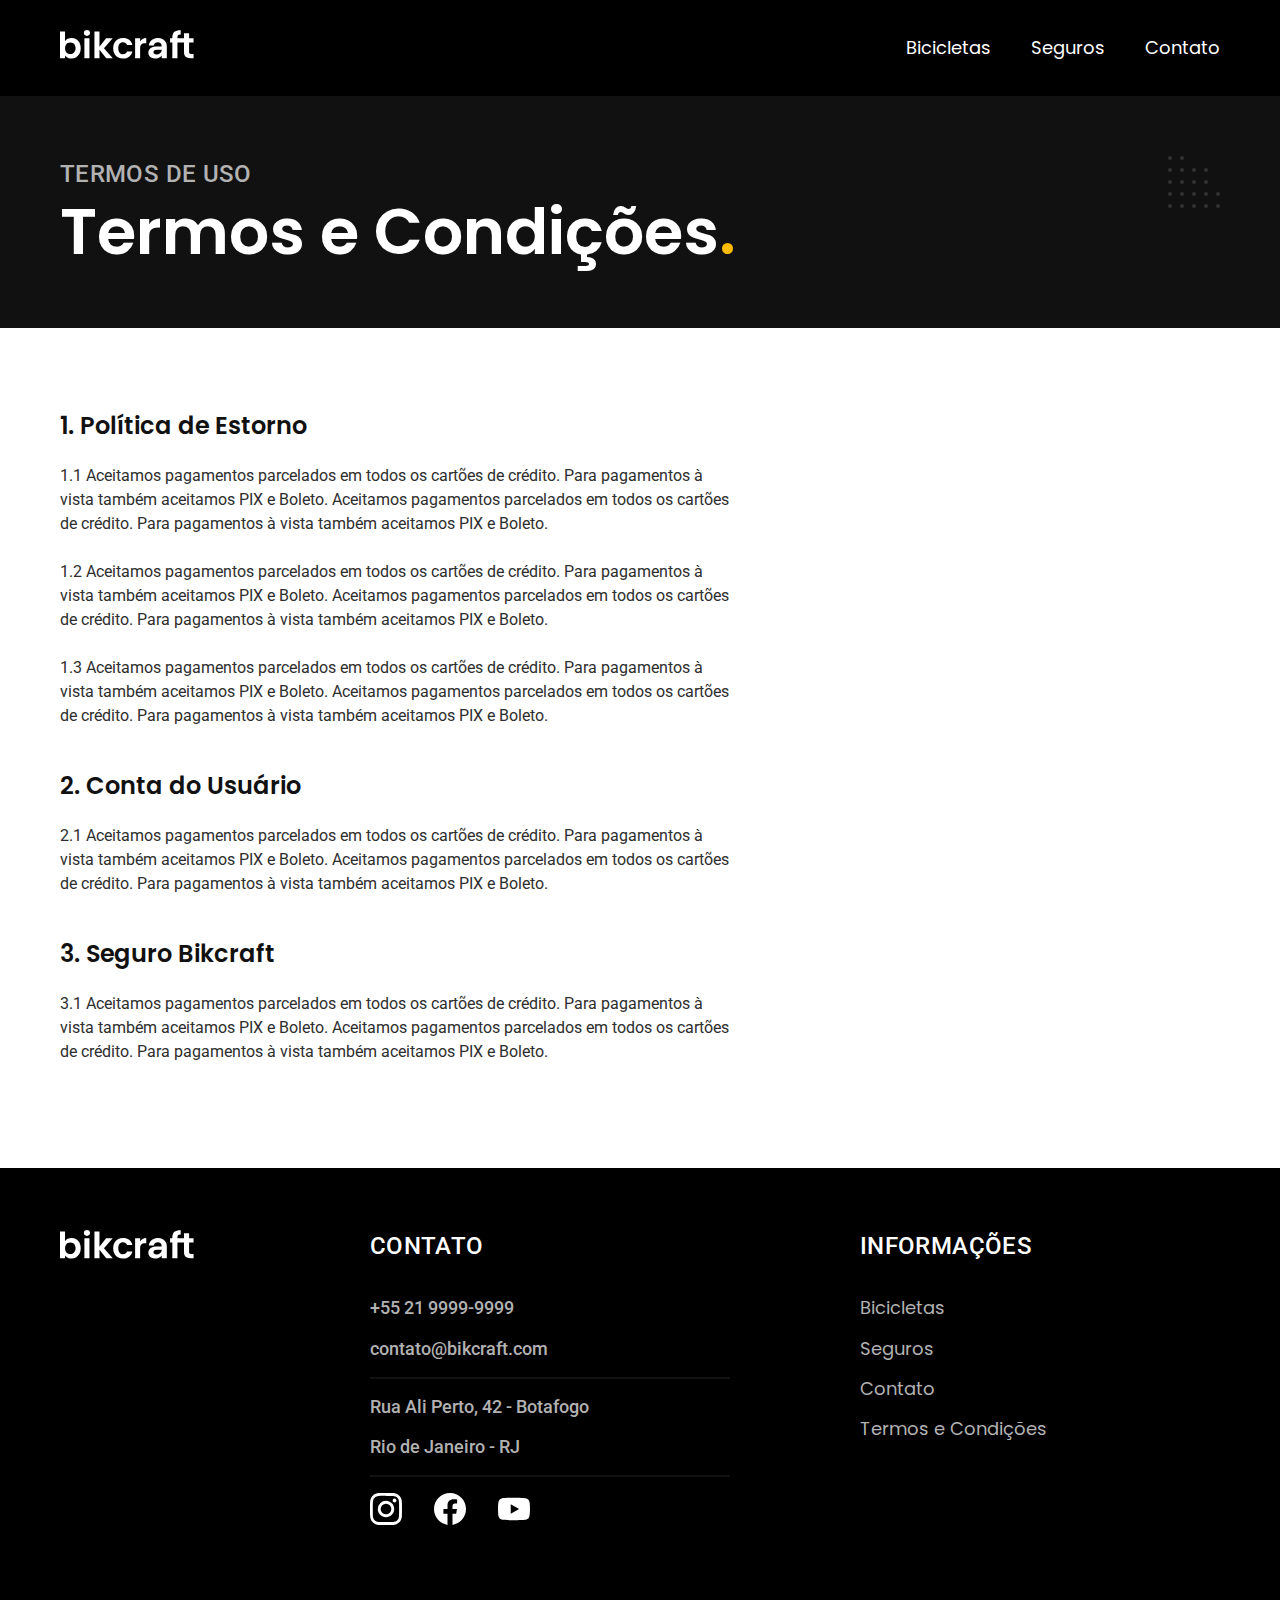
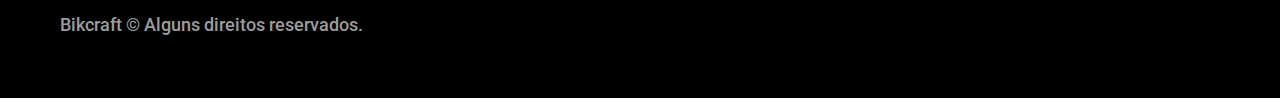
<file: termos.html>
<!DOCTYPE html>
<html lang="pt-br">

<head>
  <meta charset="UTF-8">
  <meta name="viewport" content="width=device-width, initial-scale=1.0">

  <title>Termos e Condições | Bikcraft</title>
  <meta name="description" content="Termos e Condições">

  <link rel="icon" href="./favicon.svg" type="image/svg+xml">
  <link rel="preload" href="./css/style.css" as="style">
  <link rel="stylesheet" href="./css/style.css">
  <script>document.documentElement.classList.add('js');</script>

  <link rel="preconnect" href="https://fonts.googleapis.com">
  <link rel="preconnect" href="https://fonts.gstatic.com" crossorigin>
  <link href="https://fonts.googleapis.com/css2?family=Merriweather:ital,wght@1,900&family=Poppins:wght@400;600&family=Roboto:wght@400;500&display=swap" rel="stylesheet">
</head>

<body id="termos">
  <header class="header-bg">
    <div class="header container">
      <a href="./">
        <img src="./img/bikcraft.svg" alt="Bikcraft">
      </a>

      <nav aria-label="primaria">
        <ul class="header-menu font-1-m cor-0">
          <li><a href="./bicicletas.html">Bicicletas</a></li>
          <li><a href="./seguros.html">Seguros</a></li>
          <li><a href="./contato.html">Contato</a></li>
        </ul>
      </nav>
    </div>
  </header>

  <main>
    <div class="titulo-bg">
      <div class="titulo container">
        <p class="font-2-l-b cor-5">Termos de uso</p>
        <h1 class="font-1-xxl cor-0">Termos e Condições<span class="cor-p1">.</span></h1>
      </div>
    </div>


    <div class="termos font-2-s cor-10 container">
      <h2 class="font-1-l cor-11">1. Política de Estorno</h2>
      <p>1.1 Aceitamos pagamentos parcelados em todos os cartões de crédito. Para pagamentos à vista também aceitamos PIX e Boleto. Aceitamos pagamentos parcelados em todos os cartões de crédito. Para pagamentos à vista também aceitamos PIX e Boleto.</p>
      <p>1.2 Aceitamos pagamentos parcelados em todos os cartões de crédito. Para pagamentos à vista também aceitamos PIX e Boleto. Aceitamos pagamentos parcelados em todos os cartões de crédito. Para pagamentos à vista também aceitamos PIX e Boleto.</p>
      <p>1.3 Aceitamos pagamentos parcelados em todos os cartões de crédito. Para pagamentos à vista também aceitamos PIX e Boleto. Aceitamos pagamentos parcelados em todos os cartões de crédito. Para pagamentos à vista também aceitamos PIX e Boleto.</p>

      <h2 class="font-1-l cor-11">2. Conta do Usuário</h2>
      <p>2.1 Aceitamos pagamentos parcelados em todos os cartões de crédito. Para pagamentos à vista também aceitamos PIX e Boleto. Aceitamos pagamentos parcelados em todos os cartões de crédito. Para pagamentos à vista também aceitamos PIX e Boleto.</p>
      <h2 class="font-1-l cor-11">3. Seguro Bikcraft</h2>
      <p>3.1 Aceitamos pagamentos parcelados em todos os cartões de crédito. Para pagamentos à vista também aceitamos PIX e Boleto. Aceitamos pagamentos parcelados em todos os cartões de crédito. Para pagamentos à vista também aceitamos PIX e Boleto.</p>
    </div>
  </main>

  <footer class="footer-bg">
    <div class="footer container">
      <img src="./img/bikcraft.svg" alt="Bikcraft">
      <div class="footer-contato">
        <h3 class="font-2-l-b cor-0">Contato</h3>
        <ul class="font-2-m cor-5">
          <li><a href="tel:+552199999999">+55 21 9999-9999</a></li>
          <li><a href="mailto:contato@bikcraft.com">contato@bikcraft.com</a></li>
          <li>Rua Ali Perto, 42 - Botafogo</li>
          <li>Rio de Janeiro - RJ</li>
        </ul>
        <div class="footer-redes">
          <a href="./">
            <img src="./img/redes/instagram.svg" alt="Instagram">
          </a>
          <a href="./">
            <img src="./img/redes/facebook.svg" alt="Facebook">
          </a>
          <a href="./">
            <img src="./img/redes/youtube.svg" alt="Youtube">
          </a>
        </div>
      </div>
      <div class="footer-informacoes">
        <h3 class="font-2-l-b cor-0">Informações</h3>
        <nav>
          <ul class="font-1-m cor-5">
            <li><a href="./bicicletas.html">Bicicletas</a></li>
            <li><a href="./seguros.html">Seguros</a></li>
            <li><a href="./contato.html">Contato</a></li>
            <li><a href="./termos.html">Termos e Condições</a></li>
          </ul>
        </nav>
      </div>
      <p class="footer-copy font-2-m cor-6">Bikcraft © Alguns direitos reservados.</p>
    </div>
  </footer>

  <script src="./js/script.js"></script>
</body>

</html>
</file>
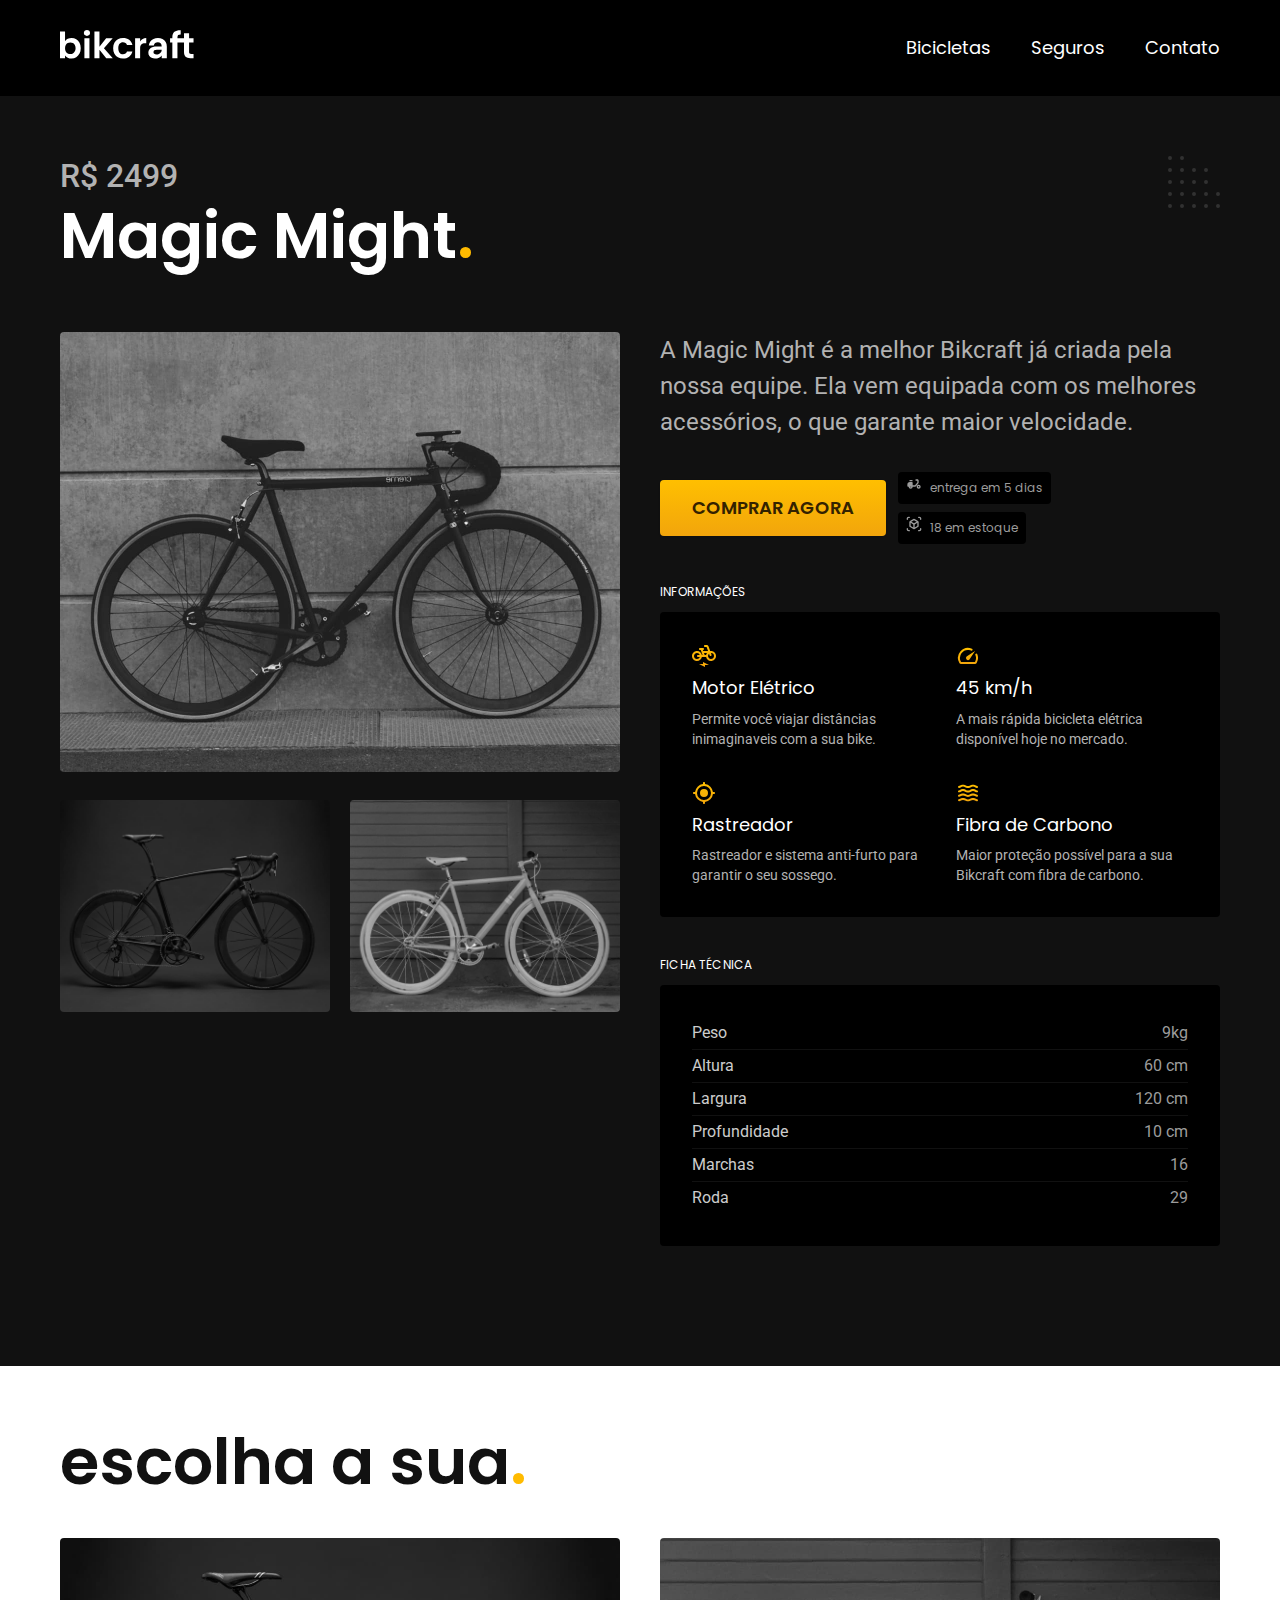
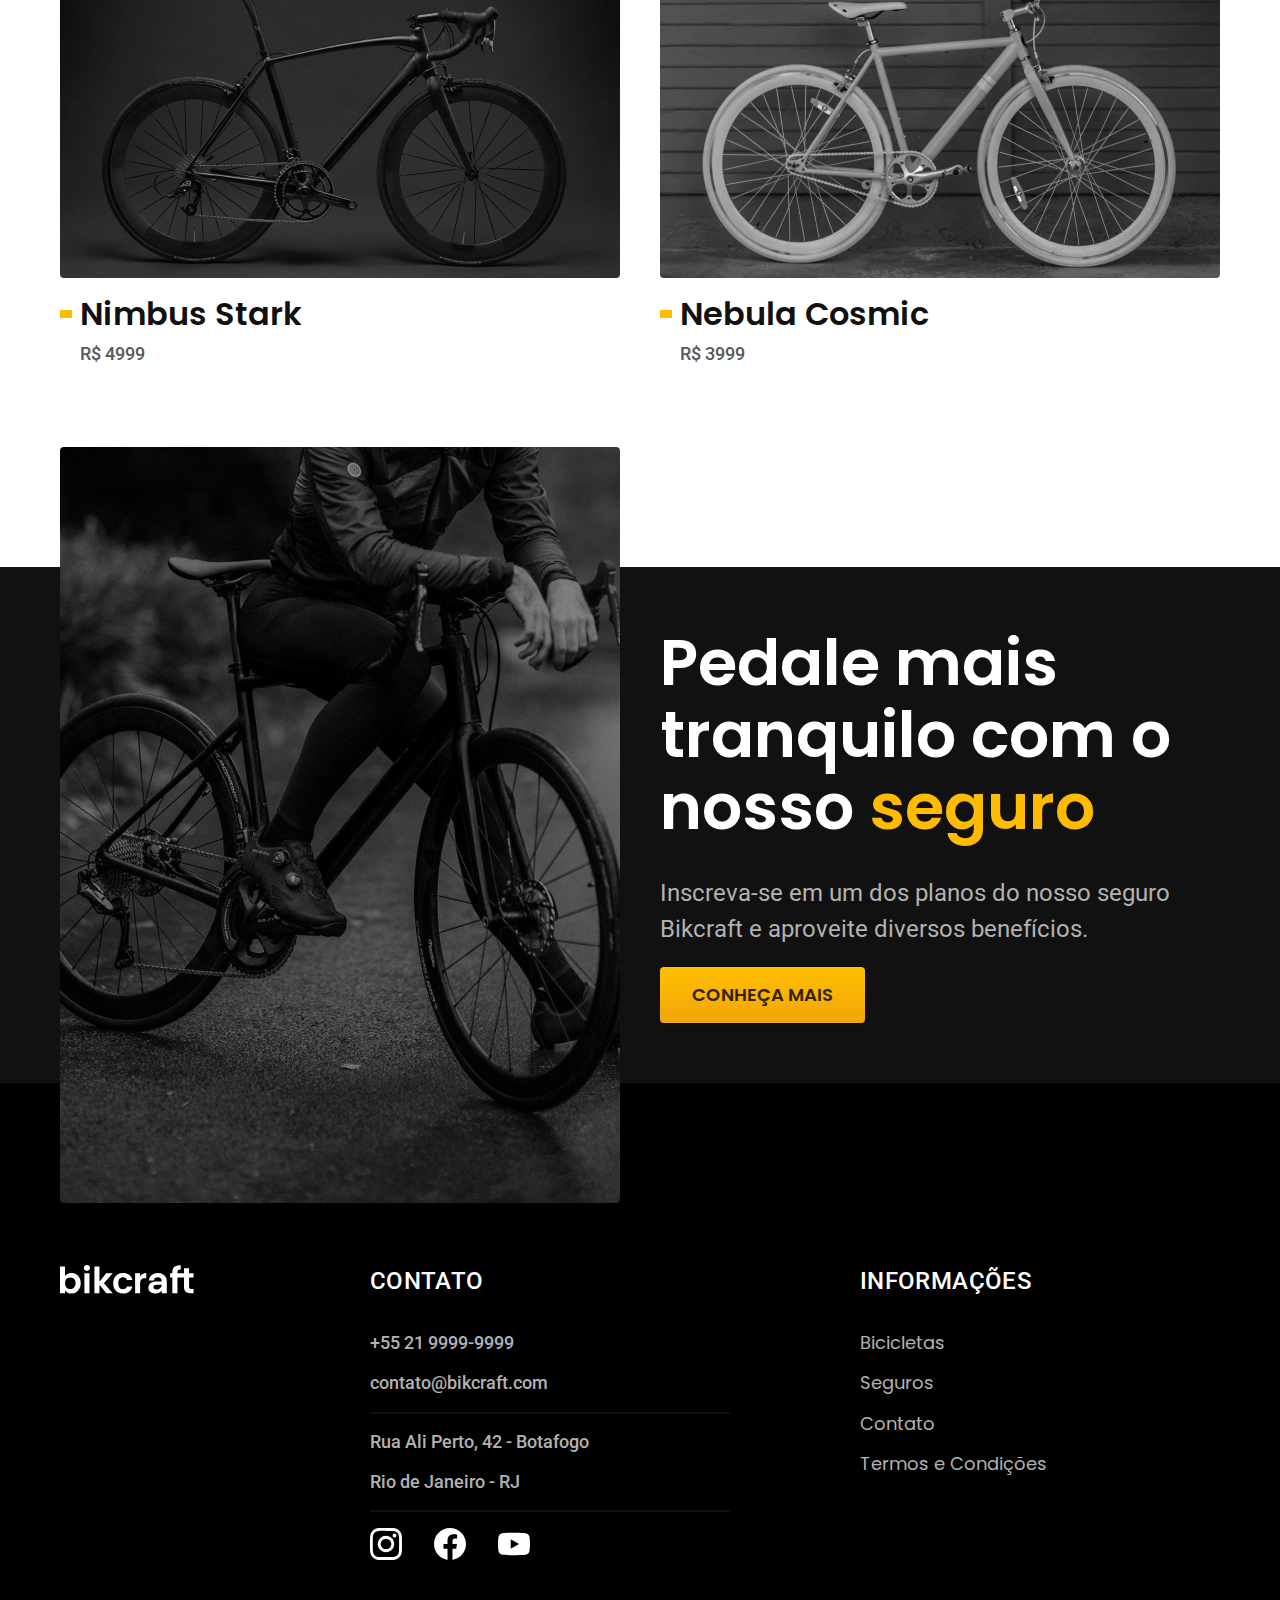
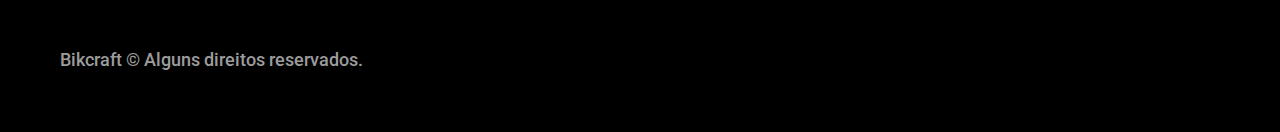
<file: bicicletas/magic.html>
<!DOCTYPE html>
<html lang="pt-br">

<head>
  <meta charset="UTF-8">
  <meta name="viewport" content="width=device-width, initial-scale=1.0">

  <title>Magic | Bikcraft</title>
  <meta name="description" content="Magic">

  <link rel="icon" href="../favicon.svg" type="image/svg+xml">
  <link rel="preload" href="../css/style.css" as="style">
  <link rel="stylesheet" href="../css/style.css">
  <script>document.documentElement.classList.add('js');</script>

  <link rel="preconnect" href="https://fonts.googleapis.com">
  <link rel="preconnect" href="https://fonts.gstatic.com" crossorigin>
  <link href="https://fonts.googleapis.com/css2?family=Merriweather:ital,wght@1,900&family=Poppins:wght@400;600&family=Roboto:wght@400;500&display=swap" rel="stylesheet">
</head>

<body id="bicicleta">
  <header class="header-bg">
    <div class="header container">
      <a href="../">
        <img src="../img/bikcraft.svg" alt="Bikcraft">
      </a>

      <nav aria-label="primaria">
        <ul class="header-menu font-1-m cor-0">
          <li><a href="../bicicletas.html">Bicicletas</a></li>
          <li><a href="../seguros.html">Seguros</a></li>
          <li><a href="../contato.html">Contato</a></li>
        </ul>
      </nav>
    </div>
  </header>

  <main class="titulo-bg">
    <div>
      <div class="titulo container">
        <p class="font-2-xl cor-5">R$ 2499</p>
        <h1 class="font-1-xxl cor-0">Magic Might<span class="cor-p1">.</span></h1>
      </div>
    </div>
    <div class="bicicleta container">
      <div class="bicicleta-imagens">
        <img src="../img/bicicleta/nimbus2.jpg" alt="Bicicleta 1">
        <img src="../img/bicicleta/nimbus1.jpg" alt="Bicicleta 2">
        <img src="../img/bicicleta/nimbus3.jpg" alt="Bicicleta 3">
      </div>
      <div class="bicicleta-conteudo">
        <p class="font-2-l cor-5">A Magic Might é a melhor Bikcraft já criada pela nossa equipe. Ela vem equipada com os melhores acessórios, o que garante maior velocidade.</p>
        <div class="bicicleta-comprar">
          <a class="botao" href="../orcamento.html?tipo=bikcraft&produto=magic">Comprar Agora</a>
          <span class="font-1-xs cor-6"><img src="../img/icones/entrega.svg" alt="">entrega em 5 dias</span>
          <span class="font-1-xs cor-6"><img src="../img/icones/estoque.svg" alt="">18 em estoque</span>
        </div>

        <h2 class="font-1-xs cor-0">Informações</h2>
        <ul class="bicicleta-informacoes">
          <li>
            <img src="../img/icones/eletrica.svg" alt="">
            <h3 class="font-1-m cor-0">Motor Elétrico</h3>
            <p class="font-2-xs cor-5">Permite você viajar distâncias inimaginaveis com a sua bike.</p>
          </li>
          <li>
            <img src="../img/icones/velocidade.svg" alt="">
            <h3 class="font-1-m cor-0">45 km/h</h3>
            <p class="font-2-xs cor-5">A mais rápida bicicleta elétrica disponível hoje no mercado.</p>
          </li>
          <li>
            <img src="../img/icones/rastreador.svg" alt="">
            <h3 class="font-1-m cor-0">Rastreador</h3>
            <p class="font-2-xs cor-5">Rastreador e sistema anti-furto para garantir o seu sossego.</p>
          </li>
          <li>
            <img src="../img/icones/carbono.svg" alt="">
            <h3 class="font-1-m cor-0">Fibra de Carbono</h3>
            <p class="font-2-xs cor-5">Maior proteção possível para a sua Bikcraft com fibra de carbono.</p>
          </li>
        </ul>
        <h2 class="font-1-xs cor-0">Ficha Técnica</h2>
        <ul class="bicicleta-ficha font-2-s cor-4">
          <li>Peso <span>9kg</span></li>
          <li>Altura <span>60 cm</span></li>
          <li>Largura <span>120 cm</span></li>
          <li>Profundidade <span>10 cm</span></li>
          <li>Marchas <span>16</span></li>
          <li>Roda <span>29</span></li>
        </ul>
      </div>
    </div>
  </main>

  <article class="bicicletas-lista container">
    <h2 class="font-1-xxl">escolha a sua<span class="cor-p1">.</span></h2>

    <ul>
      <li>
        <a href="./nimbus.html">
          <img src="../img/bicicletas/nimbus.jpg" alt="Bicicleta preta">
          <h3 class="font-1-xl">Nimbus Stark</h3>
          <span class="font-2-m cor-8">R$ 4999</span>
        </a>
      </li>
      <li>
        <a href="./nebula.html">
          <img src="../img/bicicletas/nebula.jpg" alt="Bicicleta preta">
          <h3 class="font-1-xl">Nebula Cosmic</h3>
          <span class="font-2-m cor-8">R$ 3999</span>
        </a>
      </li>
    </ul>
  </article>

  <article class="seguro-bg">
    <div class="seguro container">
      <div class="seguro-imagem">
        <img src="../img/fotos/seguros.jpg" alt="">
      </div>
      <div class="seguro-conteudo">
        <h2 class="font-1-xxl cor-0">Pedale mais tranquilo com o nosso <span class="cor-p1">seguro</span> </h2>
        <p class="font-2-l cor-5">Inscreva-se em um dos planos do nosso seguro Bikcraft e aproveite diversos benefícios.</p>
        <a class="botao" href="../seguros.html">Conheça mais</a>
      </div>
    </div>
  </article>

  <footer class="footer-bg">
    <div class="footer container">
      <img src="../img/bikcraft.svg" alt="Bikcraft">
      <div class="footer-contato">
        <h3 class="font-2-l-b cor-0">Contato</h3>
        <ul class="font-2-m cor-5">
          <li><a href="tel:+552199999999">+55 21 9999-9999</a></li>
          <li><a href="mailto:contato@bikcraft.com">contato@bikcraft.com</a></li>
          <li>Rua Ali Perto, 42 - Botafogo</li>
          <li>Rio de Janeiro - RJ</li>
        </ul>
        <div class="footer-redes">
          <a href="../">
            <img src="../img/redes/instagram.svg" alt="Instagram">
          </a>
          <a href="../">
            <img src="../img/redes/facebook.svg" alt="Facebook">
          </a>
          <a href="../">
            <img src="../img/redes/youtube.svg" alt="Youtube">
          </a>
        </div>
      </div>
      <div class="footer-informacoes">
        <h3 class="font-2-l-b cor-0">Informações</h3>
        <nav>
          <ul class="font-1-m cor-5">
            <li><a href="../bicicletas.html">Bicicletas</a></li>
            <li><a href="../seguros.html">Seguros</a></li>
            <li><a href="../contato.html">Contato</a></li>
            <li><a href="../termos.html">Termos e Condições</a></li>
          </ul>
        </nav>
      </div>
      <p class="footer-copy font-2-m cor-6">Bikcraft © Alguns direitos reservados.</p>
    </div>
  </footer>
  <script src="../js/script.js"></script>
</body>

</html>
</file>
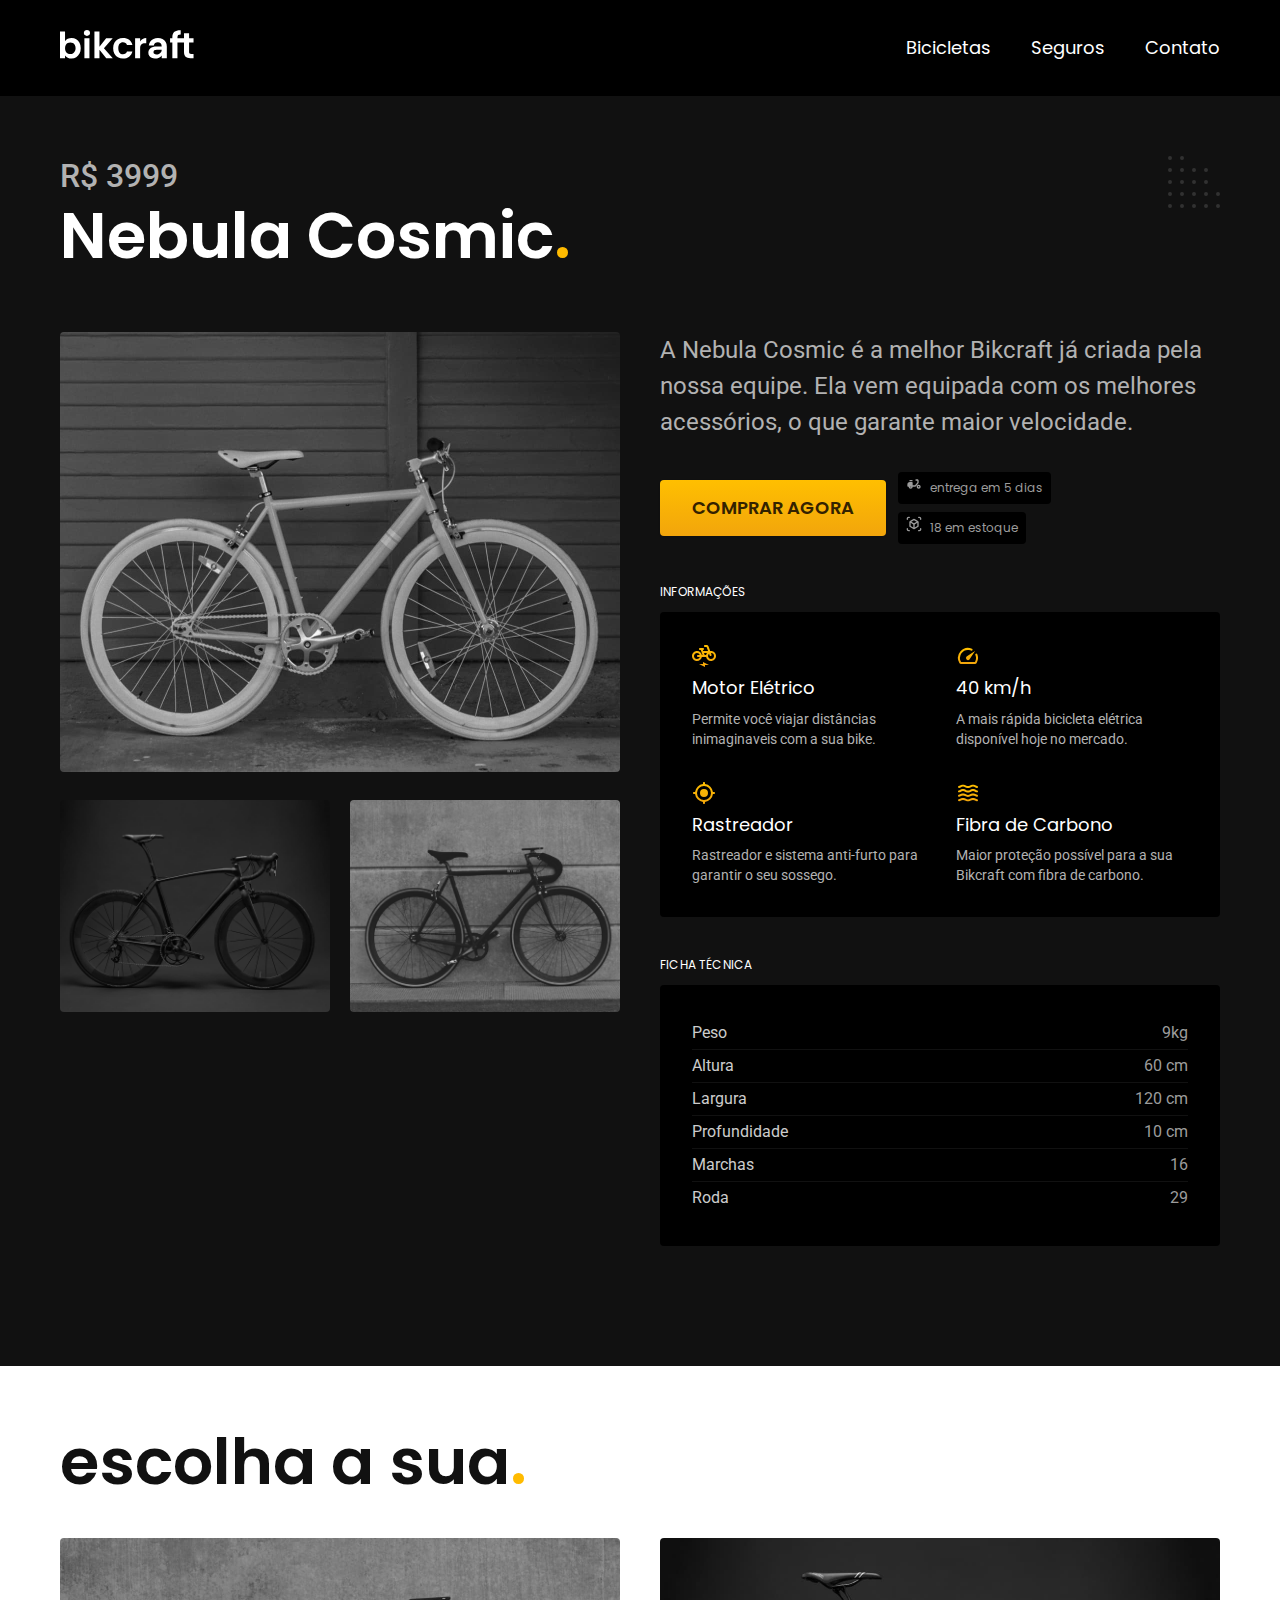
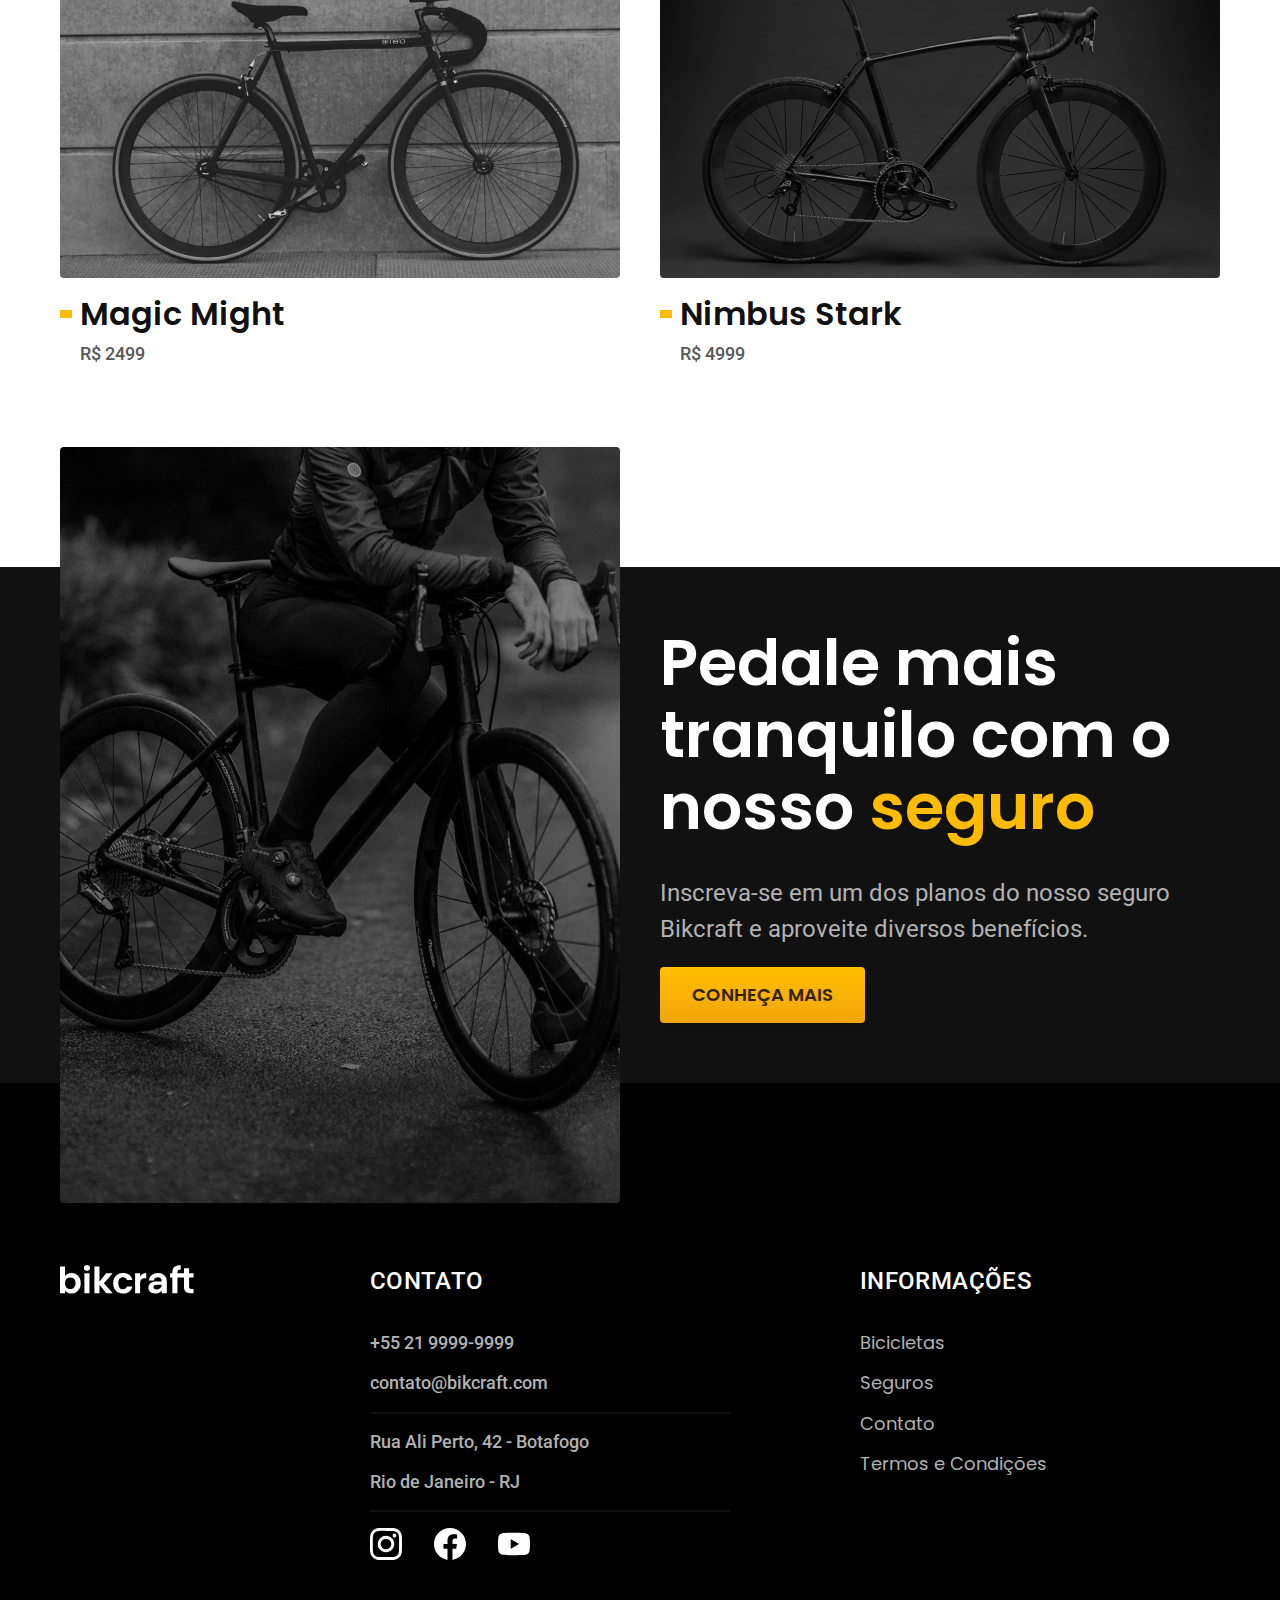
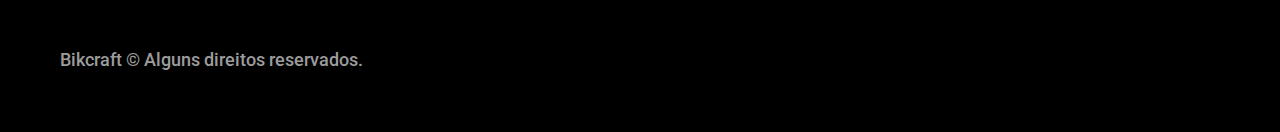
<file: bicicletas/nebula.html>
<!DOCTYPE html>
<html lang="pt-br">

<head>
  <meta charset="UTF-8">
  <meta name="viewport" content="width=device-width, initial-scale=1.0">

  <title>Nebula | Bikcraft</title>
  <meta name="description" content="Nebula">

  <link rel="icon" href="../favicon.svg" type="image/svg+xml">
  <link rel="preload" href="../css/style.css" as="style">
  <link rel="stylesheet" href="../css/style.css">
  <script>document.documentElement.classList.add('js');</script>

  <link rel="preconnect" href="https://fonts.googleapis.com">
  <link rel="preconnect" href="https://fonts.gstatic.com" crossorigin>
  <link href="https://fonts.googleapis.com/css2?family=Merriweather:ital,wght@1,900&family=Poppins:wght@400;600&family=Roboto:wght@400;500&display=swap" rel="stylesheet">
</head>

<body id="bicicleta">
  <header class="header-bg">
    <div class="header container">
      <a href="../">
        <img src="../img/bikcraft.svg" alt="Bikcraft">
      </a>

      <nav aria-label="primaria">
        <ul class="header-menu font-1-m cor-0">
          <li><a href="../bicicletas.html">Bicicletas</a></li>
          <li><a href="../seguros.html">Seguros</a></li>
          <li><a href="../contato.html">Contato</a></li>
        </ul>
      </nav>
    </div>
  </header>

  <main class="titulo-bg">
    <div>
      <div class="titulo container">
        <p class="font-2-xl cor-5">R$ 3999</p>
        <h1 class="font-1-xxl cor-0">Nebula Cosmic<span class="cor-p1">.</span></h1>
      </div>
    </div>
    <div class="bicicleta container">
      <div class="bicicleta-imagens">
        <img src="../img/bicicleta/nimbus3.jpg" alt="Bicicleta 1">
        <img src="../img/bicicleta/nimbus1.jpg" alt="Bicicleta 2">
        <img src="../img/bicicleta/nimbus2.jpg" alt="Bicicleta 3">
      </div>
      <div class="bicicleta-conteudo">
        <p class="font-2-l cor-5">A Nebula Cosmic é a melhor Bikcraft já criada pela nossa equipe. Ela vem equipada com os melhores acessórios, o que garante maior velocidade.</p>
        <div class="bicicleta-comprar">
          <a class="botao" href="../orcamento.html?tipo=bikcraft&produto=nebula">Comprar Agora</a>
          <span class="font-1-xs cor-6"><img src="../img/icones/entrega.svg" alt="">entrega em 5 dias</span>
          <span class="font-1-xs cor-6"><img src="../img/icones/estoque.svg" alt="">18 em estoque</span>
        </div>

        <h2 class="font-1-xs cor-0">Informações</h2>
        <ul class="bicicleta-informacoes">
          <li>
            <img src="../img/icones/eletrica.svg" alt="">
            <h3 class="font-1-m cor-0">Motor Elétrico</h3>
            <p class="font-2-xs cor-5">Permite você viajar distâncias inimaginaveis com a sua bike.</p>
          </li>
          <li>
            <img src="../img/icones/velocidade.svg" alt="">
            <h3 class="font-1-m cor-0">40 km/h</h3>
            <p class="font-2-xs cor-5">A mais rápida bicicleta elétrica disponível hoje no mercado.</p>
          </li>
          <li>
            <img src="../img/icones/rastreador.svg" alt="">
            <h3 class="font-1-m cor-0">Rastreador</h3>
            <p class="font-2-xs cor-5">Rastreador e sistema anti-furto para garantir o seu sossego.</p>
          </li>
          <li>
            <img src="../img/icones/carbono.svg" alt="">
            <h3 class="font-1-m cor-0">Fibra de Carbono</h3>
            <p class="font-2-xs cor-5">Maior proteção possível para a sua Bikcraft com fibra de carbono.</p>
          </li>
        </ul>
        <h2 class="font-1-xs cor-0">Ficha Técnica</h2>
        <ul class="bicicleta-ficha font-2-s cor-4">
          <li>Peso <span>9kg</span></li>
          <li>Altura <span>60 cm</span></li>
          <li>Largura <span>120 cm</span></li>
          <li>Profundidade <span>10 cm</span></li>
          <li>Marchas <span>16</span></li>
          <li>Roda <span>29</span></li>
        </ul>
      </div>
    </div>
  </main>

  <article class="bicicletas-lista container">
    <h2 class="font-1-xxl">escolha a sua<span class="cor-p1">.</span></h2>

    <ul>
      <li>
        <a href="./magic.html">
          <img src="../img/bicicletas/magic.jpg" alt="Bicicleta preta">
          <h3 class="font-1-xl">Magic Might</h3>
          <span class="font-2-m cor-8">R$ 2499</span>
        </a>
      </li>
      <li>
        <a href="./nimbus.html">
          <img src="../img/bicicletas/nimbus.jpg" alt="Bicicleta preta">
          <h3 class="font-1-xl">Nimbus Stark</h3>
          <span class="font-2-m cor-8">R$ 4999</span>
        </a>
      </li>
    </ul>
  </article>

  <article class="seguro-bg">
    <div class="seguro container">
      <div class="seguro-imagem">
        <img src="../img/fotos/seguros.jpg" alt="">
      </div>
      <div class="seguro-conteudo">
        <h2 class="font-1-xxl cor-0">Pedale mais tranquilo com o nosso <span class="cor-p1">seguro</span> </h2>
        <p class="font-2-l cor-5">Inscreva-se em um dos planos do nosso seguro Bikcraft e aproveite diversos benefícios.</p>
        <a class="botao" href="../seguros.html">Conheça mais</a>
      </div>
    </div>
  </article>

  <footer class="footer-bg">
    <div class="footer container">
      <img src="../img/bikcraft.svg" alt="Bikcraft">
      <div class="footer-contato">
        <h3 class="font-2-l-b cor-0">Contato</h3>
        <ul class="font-2-m cor-5">
          <li><a href="tel:+552199999999">+55 21 9999-9999</a></li>
          <li><a href="mailto:contato@bikcraft.com">contato@bikcraft.com</a></li>
          <li>Rua Ali Perto, 42 - Botafogo</li>
          <li>Rio de Janeiro - RJ</li>
        </ul>
        <div class="footer-redes">
          <a href="../">
            <img src="../img/redes/instagram.svg" alt="Instagram">
          </a>
          <a href="../">
            <img src="../img/redes/facebook.svg" alt="Facebook">
          </a>
          <a href="../">
            <img src="../img/redes/youtube.svg" alt="Youtube">
          </a>
        </div>
      </div>
      <div class="footer-informacoes">
        <h3 class="font-2-l-b cor-0">Informações</h3>
        <nav>
          <ul class="font-1-m cor-5">
            <li><a href="../bicicletas.html">Bicicletas</a></li>
            <li><a href="../seguros.html">Seguros</a></li>
            <li><a href="../contato.html">Contato</a></li>
            <li><a href="../termos.html">Termos e Condições</a></li>
          </ul>
        </nav>
      </div>
      <p class="footer-copy font-2-m cor-6">Bikcraft © Alguns direitos reservados.</p>
    </div>
  </footer>
  <script src="../js/script.js"></script>
</body>

</html>
</file>
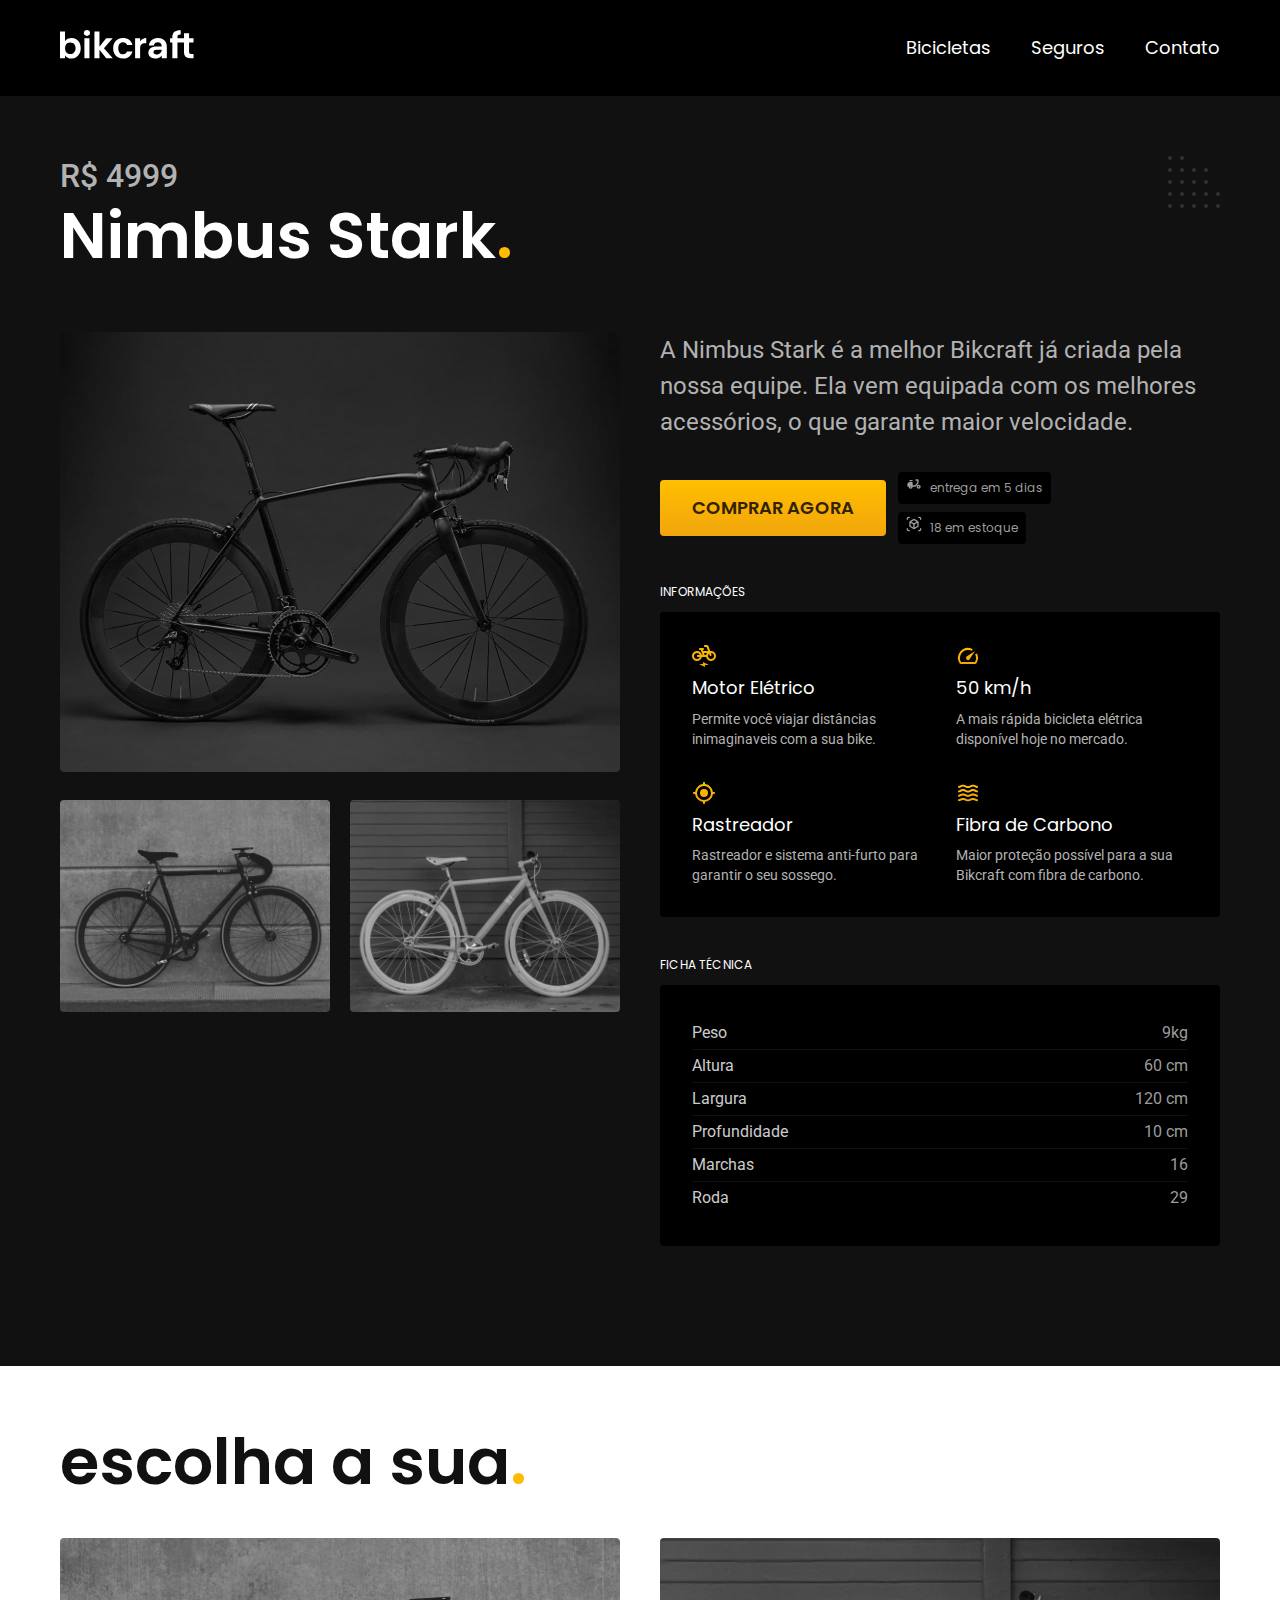
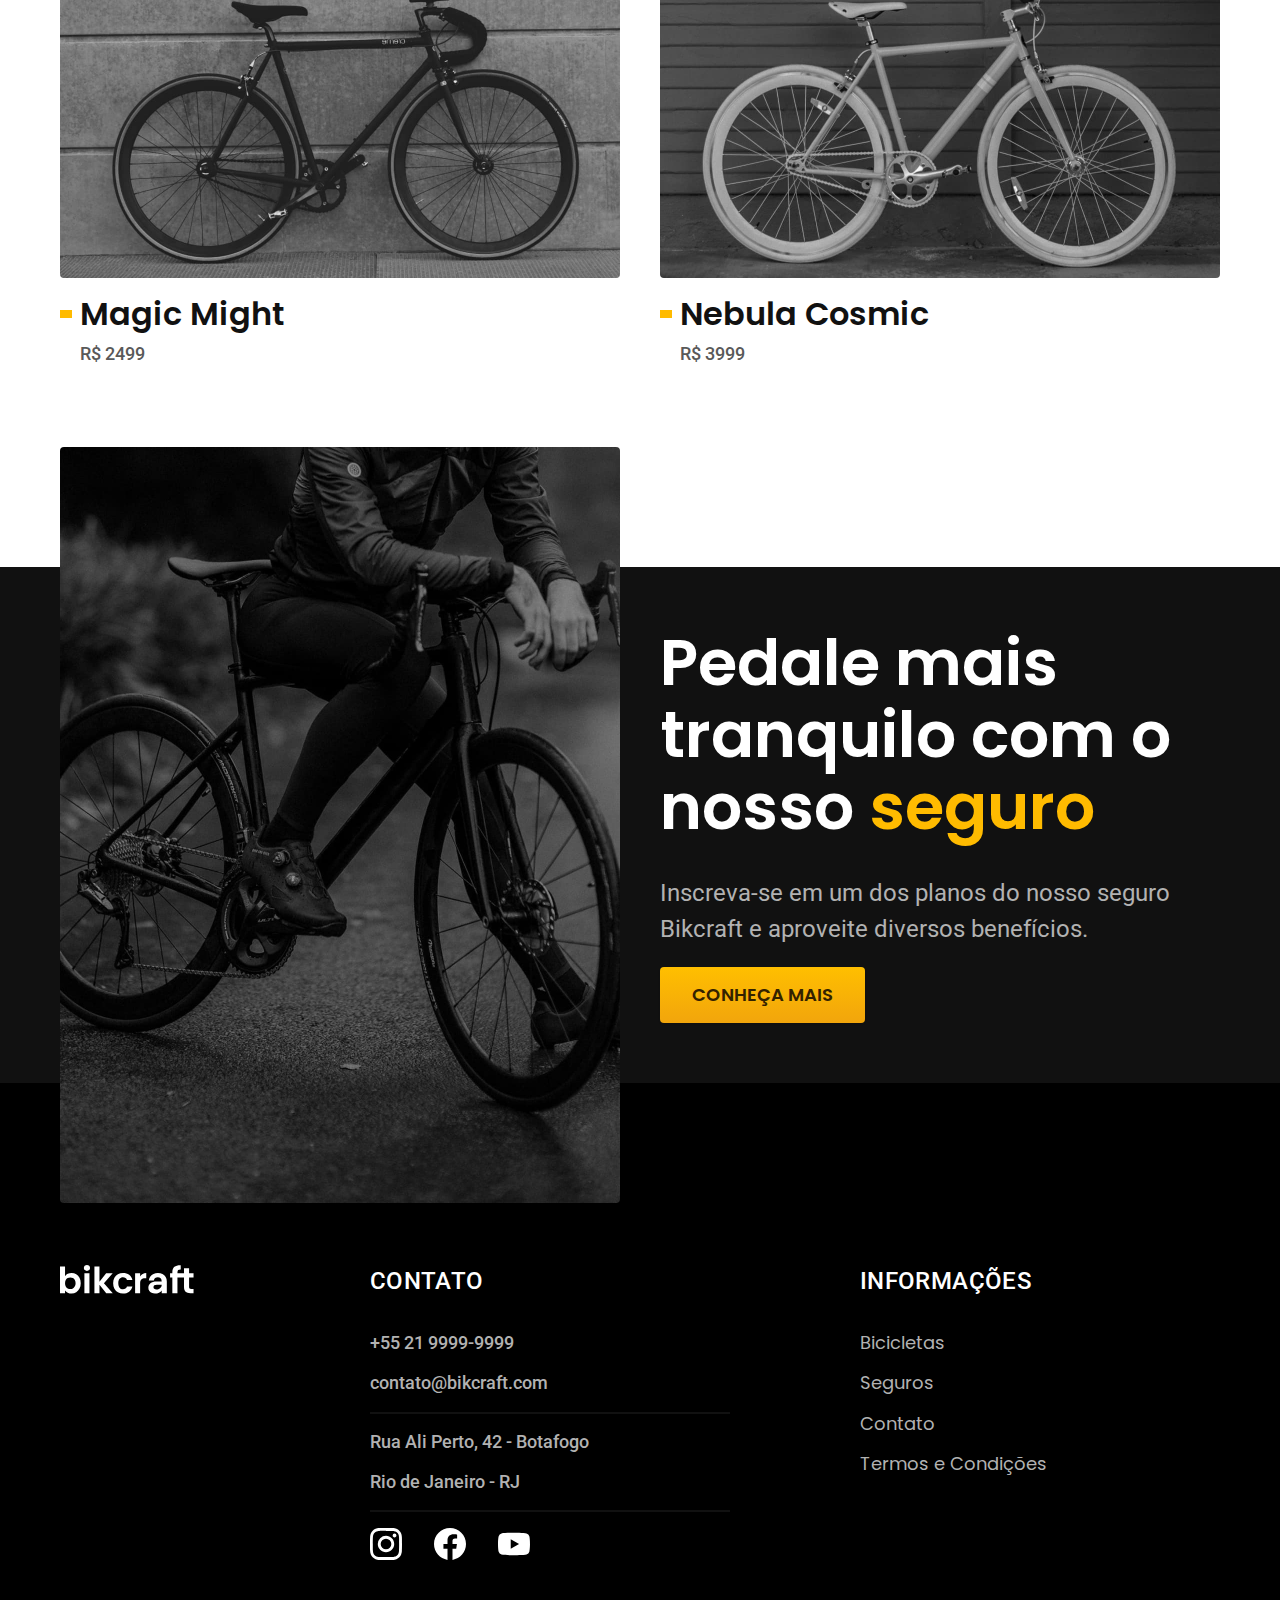
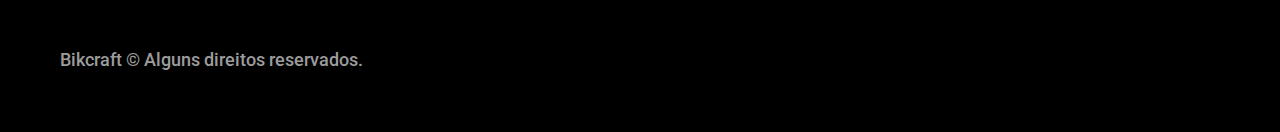
<file: bicicletas/nimbus.html>
<!DOCTYPE html>
<html lang="pt-br">

<head>
  <meta charset="UTF-8">
  <meta name="viewport" content="width=device-width, initial-scale=1.0">

  <title>Nimbus | Bikcraft</title>
  <meta name="description" content="Nimbus">

  <link rel="icon" href="../favicon.svg" type="image/svg+xml">
  <link rel="preload" href="../css/style.css" as="style">
  <link rel="stylesheet" href="../css/style.css">
  <script>document.documentElement.classList.add('js');</script>

  <link rel="preconnect" href="https://fonts.googleapis.com">
  <link rel="preconnect" href="https://fonts.gstatic.com" crossorigin>
  <link href="https://fonts.googleapis.com/css2?family=Merriweather:ital,wght@1,900&family=Poppins:wght@400;600&family=Roboto:wght@400;500&display=swap" rel="stylesheet">
</head>

<body id="bicicleta">
  <header class="header-bg">
    <div class="header container">
      <a href="../">
        <img src="../img/bikcraft.svg" alt="Bikcraft">
      </a>

      <nav aria-label="primaria">
        <ul class="header-menu font-1-m cor-0">
          <li><a href="../bicicletas.html">Bicicletas</a></li>
          <li><a href="../seguros.html">Seguros</a></li>
          <li><a href="../contato.html">Contato</a></li>
        </ul>
      </nav>
    </div>
  </header>

  <main class="titulo-bg">
    <div>
      <div class="titulo container">
        <p class="font-2-xl cor-5">R$ 4999</p>
        <h1 class="font-1-xxl cor-0">Nimbus Stark<span class="cor-p1">.</span></h1>
      </div>
    </div>
    <div class="bicicleta container">
      <div class="bicicleta-imagens">
        <img src="../img/bicicleta/nimbus1.jpg" alt="Bicicleta 1">
        <img src="../img/bicicleta/nimbus2.jpg" alt="Bicicleta 2">
        <img src="../img/bicicleta/nimbus3.jpg" alt="Bicicleta 3">
      </div>
      <div class="bicicleta-conteudo">
        <p class="font-2-l cor-5">A Nimbus Stark é a melhor Bikcraft já criada pela nossa equipe. Ela vem equipada com os melhores acessórios, o que garante maior velocidade.</p>
        <div class="bicicleta-comprar">
          <a class="botao" href="../orcamento.html?tipo=bikcraft&produto=nimbus">Comprar Agora</a>
          <span class="font-1-xs cor-6"><img src="../img/icones/entrega.svg" alt="">entrega em 5 dias</span>
          <span class="font-1-xs cor-6"><img src="../img/icones/estoque.svg" alt="">18 em estoque</span>
        </div>

        <h2 class="font-1-xs cor-0">Informações</h2>
        <ul class="bicicleta-informacoes">
          <li>
            <img src="../img/icones/eletrica.svg" alt="">
            <h3 class="font-1-m cor-0">Motor Elétrico</h3>
            <p class="font-2-xs cor-5">Permite você viajar distâncias inimaginaveis com a sua bike.</p>
          </li>
          <li>
            <img src="../img/icones/velocidade.svg" alt="">
            <h3 class="font-1-m cor-0">50 km/h</h3>
            <p class="font-2-xs cor-5">A mais rápida bicicleta elétrica disponível hoje no mercado.</p>
          </li>
          <li>
            <img src="../img/icones/rastreador.svg" alt="">
            <h3 class="font-1-m cor-0">Rastreador</h3>
            <p class="font-2-xs cor-5">Rastreador e sistema anti-furto para garantir o seu sossego.</p>
          </li>
          <li>
            <img src="../img/icones/carbono.svg" alt="">
            <h3 class="font-1-m cor-0">Fibra de Carbono</h3>
            <p class="font-2-xs cor-5">Maior proteção possível para a sua Bikcraft com fibra de carbono.</p>
          </li>
        </ul>
        <h2 class="font-1-xs cor-0">Ficha Técnica</h2>
        <ul class="bicicleta-ficha font-2-s cor-4">
          <li>Peso <span>9kg</span></li>
          <li>Altura <span>60 cm</span></li>
          <li>Largura <span>120 cm</span></li>
          <li>Profundidade <span>10 cm</span></li>
          <li>Marchas <span>16</span></li>
          <li>Roda <span>29</span></li>
        </ul>
      </div>
    </div>
  </main>

  <article class="bicicletas-lista container">
    <h2 class="font-1-xxl">escolha a sua<span class="cor-p1">.</span></h2>

    <ul>
      <li>
        <a href="./magic.html">
          <img src="../img/bicicletas/magic.jpg" alt="Bicicleta preta">
          <h3 class="font-1-xl">Magic Might</h3>
          <span class="font-2-m cor-8">R$ 2499</span>
        </a>
      </li>
      <li>
        <a href="./nebula.html">
          <img src="../img/bicicletas/nebula.jpg" alt="Bicicleta preta">
          <h3 class="font-1-xl">Nebula Cosmic</h3>
          <span class="font-2-m cor-8">R$ 3999</span>
        </a>
      </li>
    </ul>
  </article>

  <article class="seguro-bg">
    <div class="seguro container">
      <div class="seguro-imagem">
        <img src="../img/fotos/seguros.jpg" alt="">
      </div>
      <div class="seguro-conteudo">
        <h2 class="font-1-xxl cor-0">Pedale mais tranquilo com o nosso <span class="cor-p1">seguro</span> </h2>
        <p class="font-2-l cor-5">Inscreva-se em um dos planos do nosso seguro Bikcraft e aproveite diversos benefícios.</p>
        <a class="botao" href="../seguros.html">Conheça mais</a>
      </div>
    </div>
  </article>

  <footer class="footer-bg">
    <div class="footer container">
      <img src="../img/bikcraft.svg" alt="Bikcraft">
      <div class="footer-contato">
        <h3 class="font-2-l-b cor-0">Contato</h3>
        <ul class="font-2-m cor-5">
          <li><a href="tel:+552199999999">+55 21 9999-9999</a></li>
          <li><a href="mailto:contato@bikcraft.com">contato@bikcraft.com</a></li>
          <li>Rua Ali Perto, 42 - Botafogo</li>
          <li>Rio de Janeiro - RJ</li>
        </ul>
        <div class="footer-redes">
          <a href="../">
            <img src="../img/redes/instagram.svg" alt="Instagram">
          </a>
          <a href="../">
            <img src="../img/redes/facebook.svg" alt="Facebook">
          </a>
          <a href="../">
            <img src="../img/redes/youtube.svg" alt="Youtube">
          </a>
        </div>
      </div>
      <div class="footer-informacoes">
        <h3 class="font-2-l-b cor-0">Informações</h3>
        <nav>
          <ul class="font-1-m cor-5">
            <li><a href="../bicicletas.html">Bicicletas</a></li>
            <li><a href="../seguros.html">Seguros</a></li>
            <li><a href="../contato.html">Contato</a></li>
            <li><a href="../termos.html">Termos e Condições</a></li>
          </ul>
        </nav>
      </div>
      <p class="footer-copy font-2-m cor-6">Bikcraft © Alguns direitos reservados.</p>
    </div>
  </footer>
  <script src="../js/script.js"></script>
</body>

</html>
</file>
<file: css/style.css>
@import "./global/global.css";
@import "./utilidades/tipografia.css";
@import "./utilidades/cores.css";
@import "./utilidades/animacao.css";

/* Global */
@import "./global/header.css";
@import "./global/footer.css";

/* Utilidades */
@import "./utilidades/componentes.css";
@import "./utilidades/formulario.css";

/* Home */
@import "./home/introducao.css";
@import "./home/tecnologia.css";
@import "./home/parceiros.css";
@import "./home/depoimento.css";

/* Bicicletas */
@import "./bicicletas/bicicletas-lista.css";
@import "./bicicletas/bicicletas.css";

/* Bicicleta */
@import "./bicicleta/bicicleta.css";
@import "./bicicleta/seguro.css";

/* Seguros */
@import "./seguros/seguros.css";
@import "./seguros/vantagens.css";
@import "./seguros/perguntas.css";

/* Contato */
@import "./contato/contato.css";
@import "./contato/lojas.css";

/* Orcamento */
@import "./orcamento/orcamento.css";

/* Termos */
@import "./termos/termos.css";
</file>
